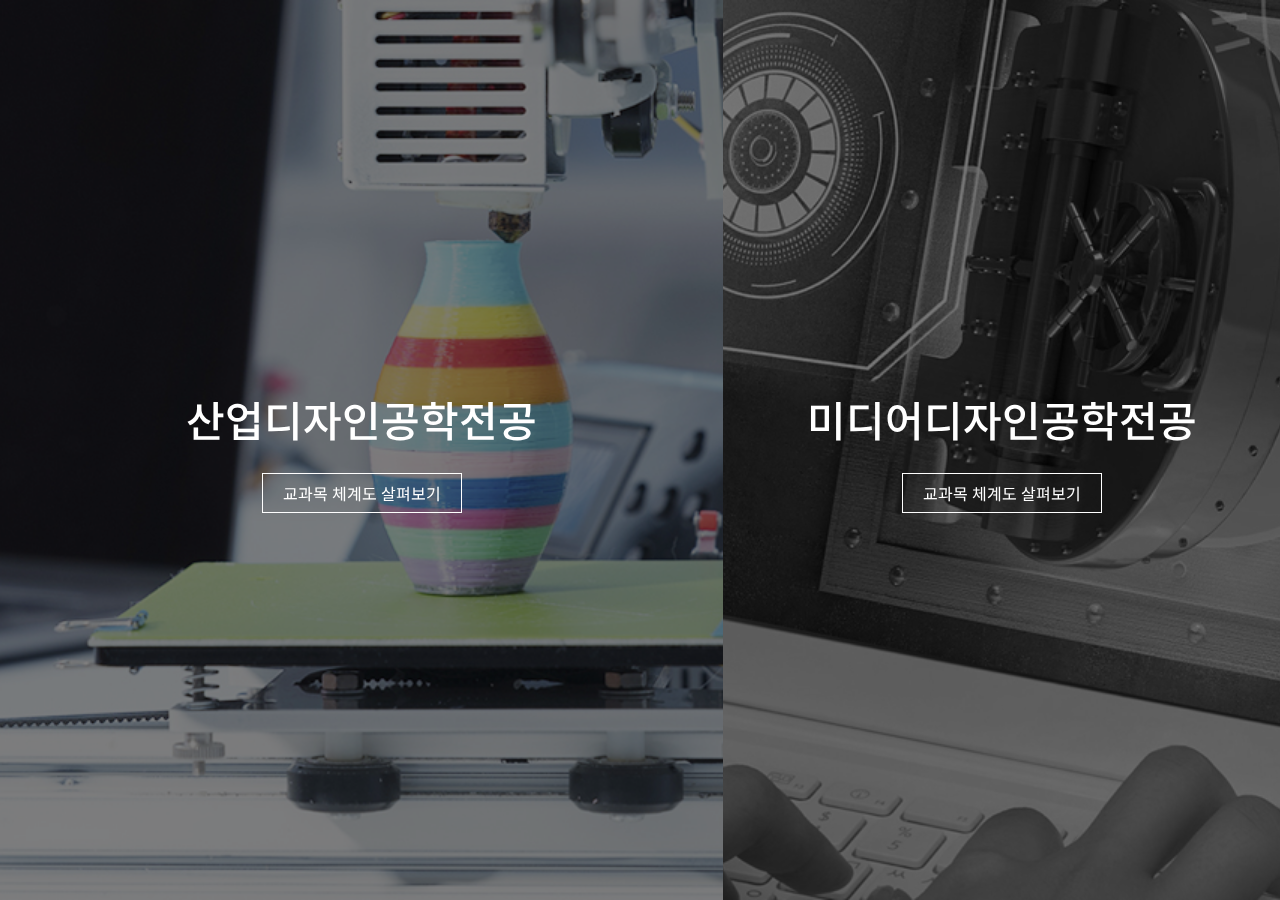
<file: index.html>
<!DOCTYPE html>
<html lang="ko">
<head>
    <meta charset="UTF-8">
    <meta http-equiv="X-UA-Compatible" content="IE=edge">
    <meta name="viewport" content="width=device-width, initial-scale=1.0">
    <title>디자인공학부 교육과정</title>

    <link rel="stylesheet" href="style_index.css">
</head>
<body>
    <div class="wrap">
        <div class="container">
            <div class="idem_img">
                <div class="bg_gray"></div>
                <div class="text">
                    <h1>산업디자인공학전공</h1>
                    <a href="idem.html">교과목 체계도 살펴보기</a>
                </div>
            </div>
            <div class="mdem_img">
                <div class="bg_gray"></div>
                <div class="text">
                    <h1>미디어디자인공학전공</h1>
                    <a href="mdem.html">교과목 체계도 살펴보기</a>
                </div>
            </div>
        </div>
    </div>
    
    <script type="text/javascript">
        (function(w, d, a){
            w.__beusablerumclient__ = {
                load : function(src){
                    var b = d.createElement("script");
                    b.src = src; b.async=true; b.type = "text/javascript";
                    d.getElementsByTagName("head")[0].appendChild(b);
                }
            };w.__beusablerumclient__.load(a + "?url=" + encodeURIComponent(d.URL));
        })(window, document, "//rum.beusable.net/load/b221211e160831u204");
    </script>
</body>
</html>
</file>
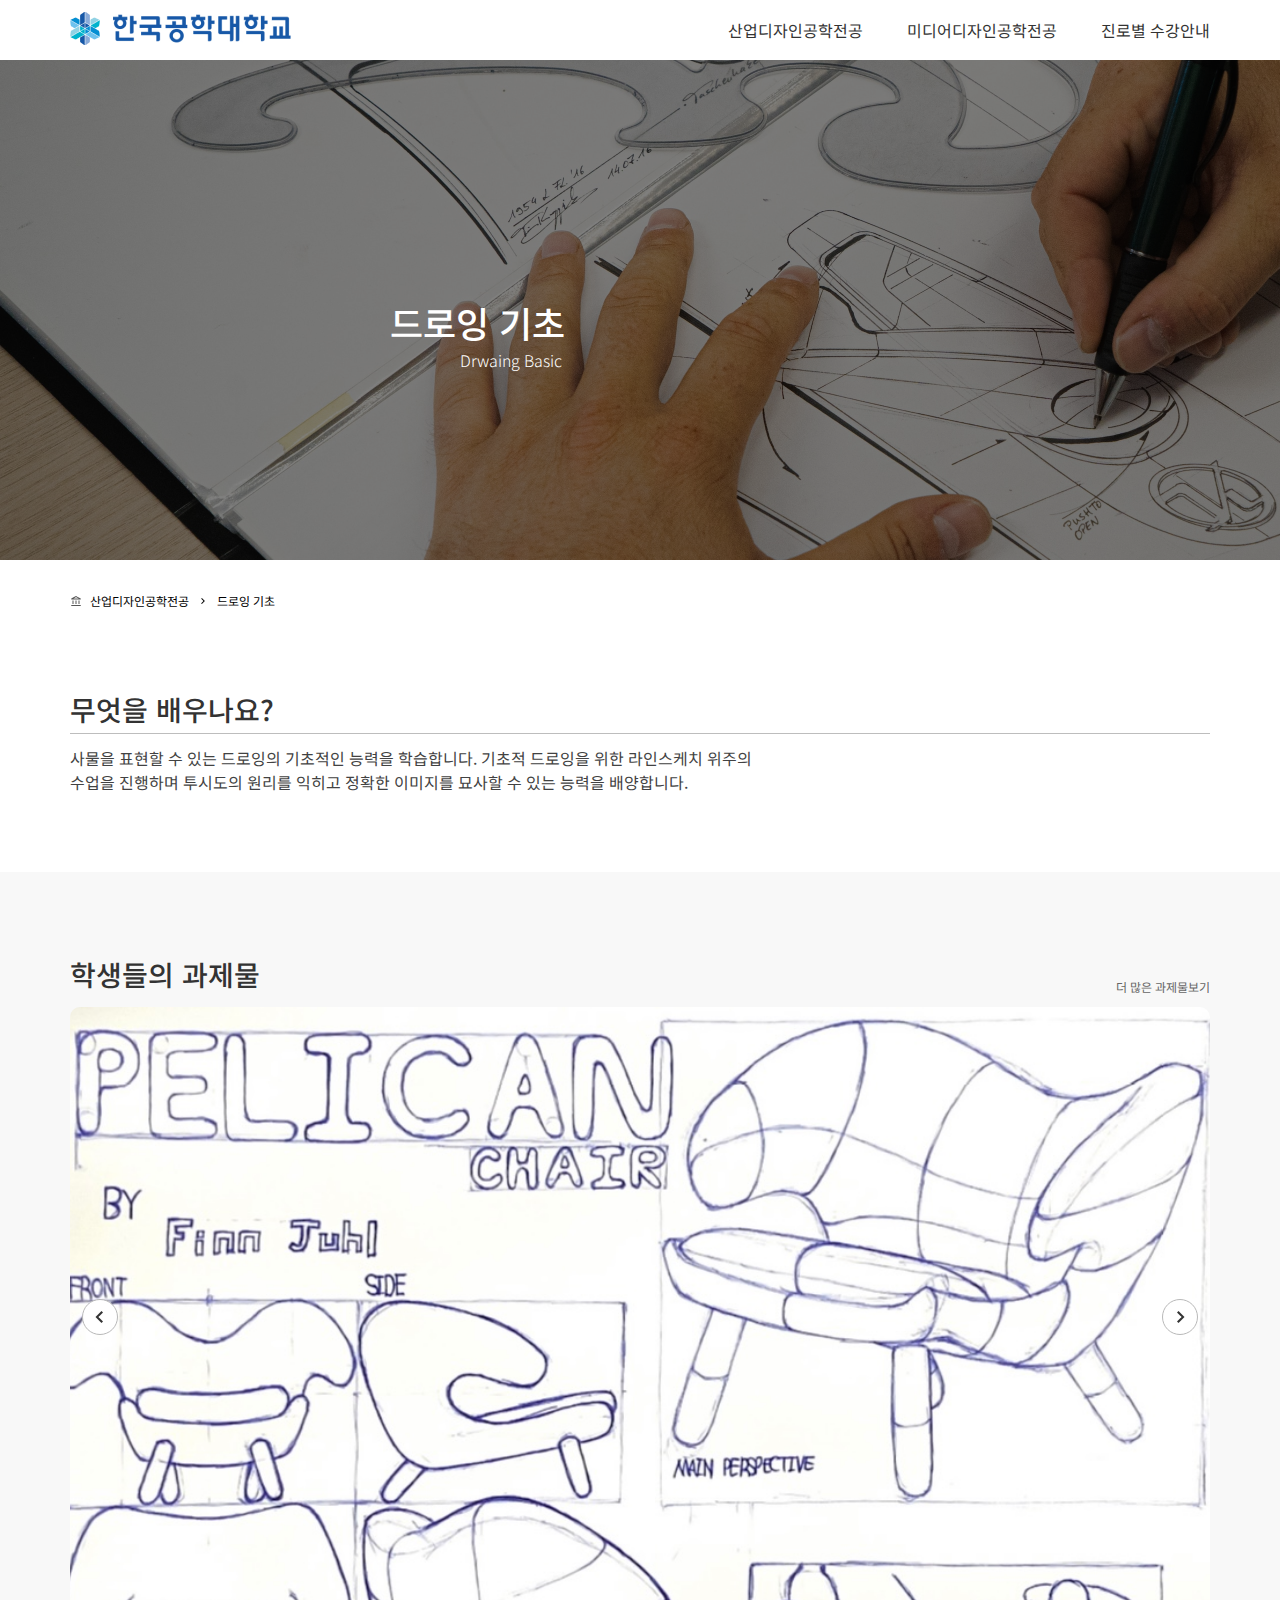
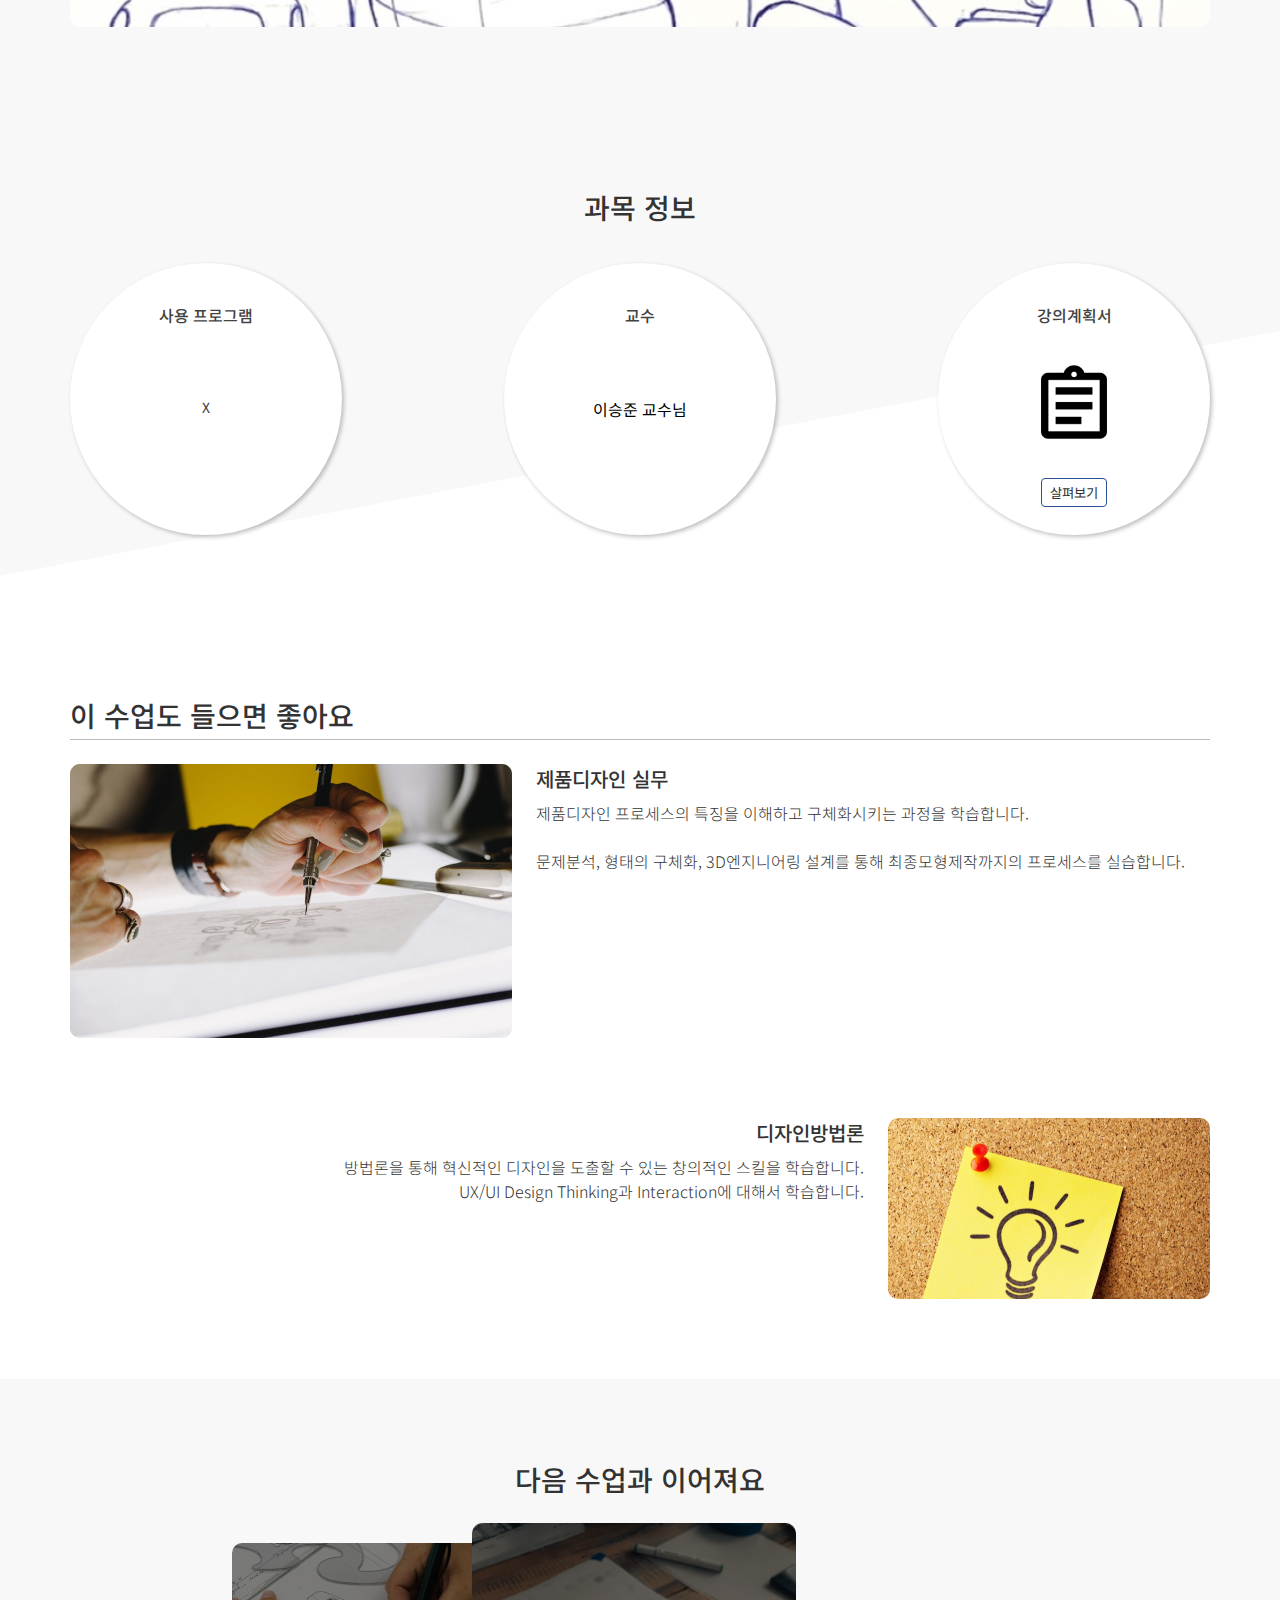
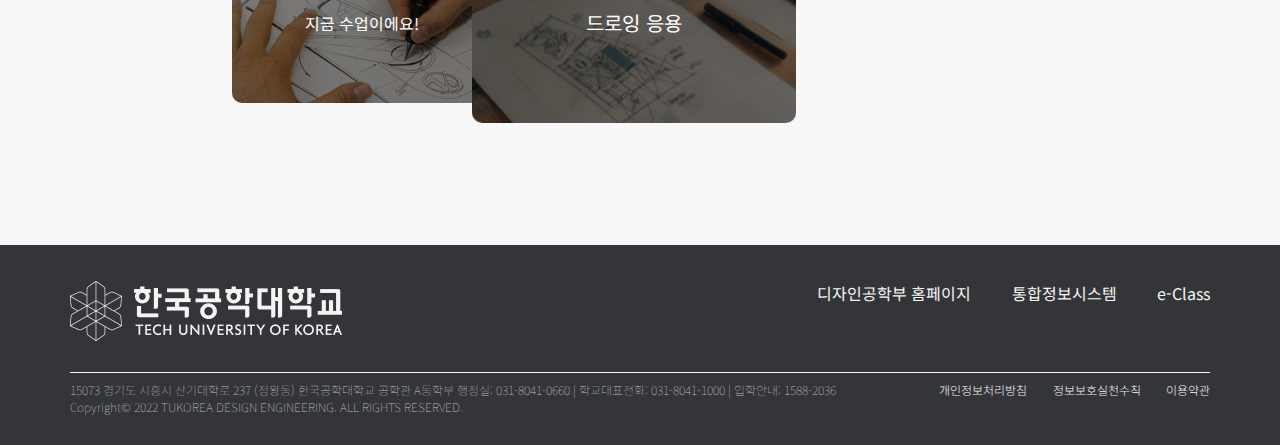
<file: detail_DrawingBasic.html>
<!DOCTYPE html>
<html lang="ko">
<head>
    <meta charset="UTF-8">
    <meta http-equiv="X-UA-Compatible" content="IE=edge">
    <meta name="viewport" content="width=device-width, initial-scale=1.0">
    <title>드로잉 기초</title>

    <link rel="stylesheet" href="style_detailDrawingBasic.css">
</head>
<body>
    <div class="wrap">

        <!-- header -->
        <header>
            <a href="index.html">
                <img class="logo" src="image/main_logo.png" alt="">
            </a>
            <div class="gnb">
                <a href="idem.html">산업디자인공학전공</a>
                <a href="mdem.html">미디어디자인공학전공</a>
                <a href="#">진로별 수강안내</a>
            </div>
        </header>
    
        <!-- conA -->
        <div class="conA">
            <div class="graybg">
                <h1>드로잉 기초</h1>
                <p>Drwaing Basic</p>
            </div>
        </div>

        <!-- sub-nav -->
        <div class="sub-nav">
            <img src="image/account_balance.png" alt="">
            <p>산업디자인공학전공</p>
            <img src="image/keyboard_arrow_right.png" alt="">
            <p>드로잉 기초</p>
        </div>

        <!-- conB -->
        <div class="conB">
            <h1>무엇을 배우나요?</h1>
            <hr>
            <p>사물을 표현할 수 있는 드로잉의 기초적인 능력을 학습합니다. 기초적 드로잉을 위한 라인스케치 위주의<br> 수업을 진행하며 투시도의 원리를 익히고 정확한 이미지를 묘사할 수 있는 능력을 배양합니다.</p>
        </div>

        <!-- conC -->
        <div class="conC">
            <div class="top-text">
                <h1>학생들의 과제물</h1>
                <a href="#">더 많은 과제물보기</a>
            </div>
            <div class="tab-inner">
                <input type="radio" name="tab-menu" id="tab1">
                <input type="radio" name="tab-menu" id="tab2">
                <div class="btn">
                    <label for="tab1"><img id="right" src="image/wokr_arrow-right.png" alt=""></label>
                    <label for="tab2"><img id="left" src="image/wokr_arrow-left.png" alt=""></label>
                </div>
                <div class="slide">
                    <div class="slide-inner">
                        <div class="work" id="work01"></div>
                        <div class="work" id="work02"></div>
                    </div>
                </div>
            </div>
        </div>

        <!-- conD -->
        <div class="conD">
            <h1>과목 정보</h1>
            <div class="subject-info">
                <div class="cir" id="cir01">
                    <div class="info-detail">
                        <p>사용 프로그램</p>
                        <!-- <img src="image/Blender3D.png" alt=""> -->
                        <p>X</p>
                    </div>
                </div>
                <div class="cir" id="cir02">
                    <div class="info-detail">
                        <p>교수</p>
                        <!-- <img id="profe_pic" src="image/profe_pic.png" alt=""> -->
                        <p>이승준 교수님</p>
                    </div>
                </div>
                <div class="cir" id="cir03">
                    <div class="info-detail">
                        <p>강의계획서</p>
                        <img id="sub_plan" src="image/sub_plan.png" alt="">
                        <button id="btn-modal">살펴보기</button>

                        <div id="modal" class="modal-overlay">
                            <div class="modal-window">
                                <div class="title">
                                    <h2>강의계획서</h2>
                                </div>
                                <div class="close-area">X</div>
                                <div class="content">
                                    <div class="info-a">
                                        <div class="info-title">
                                            <h4>수업정보 살펴보기</h4>
                                            <img src="image/keyboard_arrow_under.png" alt="">
                                        </div>
                                        <div class="info-a-inner">
                                            <div class="info-a-grid01">
                                                <div class="info-a-item01" id="item01">교과명</div>
                                                <div class="info-a-item02" id="item02">드로잉 기초</div>
                                                <div class="info-a-item01" id="item03">이수구분</div>
                                                <div class="info-a-item02" id="item04">전공선택</div>
                                                <div class="info-a-item01" id="item05">교과코드</div>
                                                <div class="info-a-item02" id="item06">ADE10001-01</div>
                                                <div class="info-a-item01" id="item07">학과</div>
                                                <div class="info-a-item02" id="item08">산업디자인공학전공</div>
                                                <div class="info-a-item01" id="item09">교수명</div>
                                                <div class="info-a-item02" id="item10">이승준</div>
                                                <div class="info-a-item01" id="item11">이메일</div>
                                                <div class="info-a-item02" id="item12">Lsjdesignlab@gmail.com</div>
                                            </div>
                                            <hr>
                                            <div class="info-a-grid02">
                                                <div class="info-a-item01" id="item13">교재 및 참고 문헌</div>
                                                <div class="info-a-item02" id="item14">디자인스케치프로세스101, 김원경, 굿트리디자인, 2012</div>
                                                <div class="info-a-item01" id="item15">평가방법</div>
                                                <div class="info-a-item02" id="item16">수시(12%), 중간(20%), 기말(20%), 과제(20%), 출석(15%), 실습(13%)</div>
                                            </div>
                                        </div>
                                    </div>
                                    <div class="info-b">
                                        <div class="info-title">
                                            <h4>주차별 강의 계획 살펴보기</h4>
                                            <img src="image/keyboard_arrow_under.png" alt="">
                                        </div>
                                        <div class="info-b-inner">
                                            <div class="info-b-grid">
                                                <div class="info-b-item01" id="item17">1주</div>
                                                <div class="info-b-item02" id="item18">
                                                    <div class="item-text">
                                                        <p>주요학습내용 : 드로잉 기초 수업 오리엔테
                                                            이션
                                                            조형의 이해(형상화, 구성/
                                                            연출과제 제시)
                                                            </p>
                                                        <p>학습목표 : </p>
                                                        <p>수업운영방법 : 강의
                                                        </p>
                                                        <p>학습준비사항 : 펜(0.7mm 이상 흑색볼펜), 플
러스펜(흑색)
</p>
                                                    </div>
                                                </div>
                                                <div class="info-b-item01" id="item19">2주</div>
                                                <div class="info-b-item02" id="item20">
                                                    <div class="item-text">
                                                        <p>주요학습내용 : 제품디자인 스케치 기초
                                                            (선그리기, 기초 평면도형
                                                            그리기)
                                                            </p>
                                                        <p>학습목표 :</p>
                                                        <p>수업운영방법 : 강의&실습</p>
                                                        <p>학습준비사항 : 펜(0.7mm 이상 흑색볼펜), 플
러스펜(흑색)
</p>
                                                    </div>
                                                </div>
                                                <div class="info-b-item01" id="item21">3주</div>
                                                <div class="info-b-item02" id="item22">
                                                    <div class="item-text">
                                                        <p>주요학습내용 : 조형의 이해와 표현1
                                                            (기본도형을 활용한 투시도
                                                            법의 이해1)
                                                            </p>
                                                        <p>학습목표 :</p>
                                                        <p>수업운영방법 : 강의&실습</p>
                                                        <p>학습준비사항 : 펜(0.7mm 이상 흑색볼펜), 플
러스펜(흑색)
</p>
                                                    </div>
                                                </div>
                                                <div class="info-b-item01" id="item23">4주</div>
                                                <div class="info-b-item02" id="item24">
                                                    <div class="item-text">
                                                        <p>주요학습내용 : 조형의 이해와 표현2
                                                            (복합도형을 활용한 투시도
                                                            법의 이해)
                                                            </p>
                                                        <p>학습목표 :</p>
                                                        <p>수업운영방법 : 강의&실습</p>
                                                        <p>학습준비사항 : 펜(0.7mm 이상 흑색볼펜), 플
러스펜(흑색)
</p>
                                                    </div>
                                                </div>
                                                <div class="info-b-item01" id="item25">5주</div>
                                                <div class="info-b-item02" id="item26">
                                                    <div class="item-text">
                                                        <p>주요학습내용 : [수시평가]
                                                            복합도형 그리기</p>
                                                        <p>학습목표 :</p>
                                                        <p>수업운영방법 : 수시평가(실기평가)
                                                        </p>
                                                        <p>학습준비사항 : 펜(0.7mm 이상 흑색볼펜), 플
러스펜(흑색)
</p>
                                                    </div>
                                                </div>
                                                <div class="info-b-item01" id="item27">6주</div>
                                                <div class="info-b-item02" id="item28">
                                                    <div class="item-text">
                                                        <p>주요학습내용 : 조형의 이해와 표현4
                                                            (주어진 제품을 활용한 투
                                                            시도법의 이해2)
                                                            </p>
                                                        <p>학습목표 :</p>
                                                        <p>수업운영방법 : 강의&실습</p>
                                                        <p>학습준비사항 : 펜(0.7mm 이상 흑색볼펜), 플
러스펜(흑색)
</p>
                                                    </div>
                                                </div>
                                                <div class="info-b-item01" id="item29">7주</div>
                                                <div class="info-b-item02" id="item30">
                                                    <div class="item-text">
                                                        <p>주요학습내용 : 조형의 이해와 표현5
                                                            (주어진 제품을 활용한 투
                                                            시도법의 이해3)</p>
                                                        <p>학습목표 :</p>
                                                        <p>수업운영방법 : 강의&실습</p>
                                                        <p>학습준비사항 : 펜(0.7mm 이상 흑색볼펜), 플
러스펜(흑색)
</p>
                                                    </div>
                                                </div>
                                                <div class="info-b-item01" id="item31">8주</div>
                                                <div class="info-b-item02" id="item32">
                                                    <div class="item-text">
                                                        <p>주요학습내용 : 기본+복합도형을 활용한
                                                            구조드로잉 시험(주어진 제
                                                            품의 입체, 구조표현)
                                                            </p>
                                                        <p>학습목표 :</p>
                                                        <p>수업운영방법 : </p>
                                                        <p>학습준비사항 : 펜(0.7mm 이상 흑색볼펜), 플
러스펜(흑색)
</p>
                                                    </div>
                                                </div>
                                                <div class="info-b-item01" id="item33">9주</div>
                                                <div class="info-b-item02" id="item34">
                                                    <div class="item-text">
                                                        <p>주요학습내용 : 제품 형상화기법1
                                                            (주어진 제품의 형상화 응
                                                            용1)</p>
                                                        <p>학습목표 :</p>
                                                        <p>수업운영방법 : 강의&실습</p>
                                                        <p>학습준비사항 : 펜(0.7mm 이상 흑색볼펜), 플
러스펜(흑색)
</p>
                                                    </div>
                                                </div>
                                                <div class="info-b-item01" id="item35">10주</div>
                                                <div class="info-b-item02" id="item36">
                                                    <div class="item-text">
                                                        <p>주요학습내용 : 제품 형상화기법2</p>
                                                        <p>학습목표 :</p>
                                                        <p>수업운영방법 : 강의&실습</p>
                                                        <p>학습준비사항 : 펜(0.7mm 이상 흑색볼펜), 플
러스펜(흑색)
</p>
                                                    </div>
                                                </div>
                                                <div class="info-b-item01" id="item37">11주</div>
                                                <div class="info-b-item02" id="item38">
                                                    <div class="item-text">
                                                        <p>주요학습내용 : [수시평가]
                                                            제품 형상화 응용</p>
                                                        <p>학습목표 :</p>
                                                        <p>수업운영방법 : 수시평가(실기평가)
                                                        </p>
                                                        <p>학습준비사항 : 펜(0.7mm 이상 흑색볼펜), 플
러스펜(흑색)
</p>
                                                    </div>
                                                </div>
                                                <div class="info-b-item01" id="item39">12주</div>
                                                <div class="info-b-item02" id="item40">
                                                    <div class="item-text">
                                                        <p>주요학습내용 : 제품 형상화기법3
                                                            (주어진 제품의 형상화 응
                                                            용2)</p>
                                                        <p>학습목표 :</p>
                                                        <p>수업운영방법 : 강의&실습</p>
                                                        <p>학습준비사항 : 펜(0.7mm 이상 흑색볼펜), 플
러스펜(흑색)
</p>
                                                    </div>
                                                </div>
                                                <div class="info-b-item01" id="item41">13주</div>
                                                <div class="info-b-item02" id="item42">
                                                    <div class="item-text">
                                                        <p>주요학습내용 : [수시평가]
                                                            제품 형상화 응용</p>
                                                        <p>학습목표 :</p>
                                                        <p>수업운영방법 : 수시평가(실기평가)
                                                        </p>
                                                        <p>학습준비사항 : 펜(0.7mm 이상 흑색볼펜), 플
러스펜(흑색)
</p>
                                                    </div>
                                                </div>
                                                <div class="info-b-item01" id="item43">14주</div>
                                                <div class="info-b-item02" id="item44">
                                                    <div class="item-text">
                                                        <p>주요학습내용 : 제품 형상화기법4
                                                            (주어진 제품의 형상화 응
                                                            용3)</p>
                                                        <p>학습목표 :</p>
                                                        <p>수업운영방법 : 강의&실습</p>
                                                        <p>학습준비사항 : 펜(0.7mm 이상 흑색볼펜), 플
러스펜(흑색)
</p>
                                                    </div>
                                                </div>
                                                <div class="info-b-item01" id="item45">15주</div>
                                                <div class="info-b-item02" id="item46">
                                                    <div class="item-text">
                                                        <p>주요학습내용 : 주어진 제품 스케치 랜더링
                                                            (기말평가)</p>
                                                        <p>학습목표 :</p>
                                                        <p>수업운영방법 : </p>
                                                        <p>학습준비사항 : 펜(0.7mm 이상 흑색볼펜), 플
러스펜(흑색)
</p>
                                                    </div>
                                                </div>
                                                <div class="info-b-item01" id="item47">16주</div>
                                                <div class="info-b-item02" id="item48"></div>
                                            </div>
                                        </div>
                                    </div>
                                </div>
                            </div>
                        </div>
                    </div>
                </div>
            </div>
        </div>

        <!-- conE -->
        <div class="conE">
            <h1>이 수업도 들으면 좋아요</h1>
            <hr>
            <div class="good_sub_a">
                <a href="#"><div class="subject_img"></div></a>
                <div class="subject_text">
                    <p>제품디자인 실무</p>
                    <p>제품디자인 프로세스의 특징을 이해하고 구체화시키는 과정을 학습합니다.
                        <br>
                        <br>
                        문제분석, 형태의 구체화, 3D엔지니어링 설계를 통해 최종모형제작까지의 프로세스를 실습합니다.
                    </p>
                </div>
            </div>
            <div class="good_sub_b">
                <div class="subject_text">
                    <p>디자인방법론</p>
                    <p>방법론을 통해 혁신적인 디자인을 도출할 수 있는 창의적인 스킬을 학습합니다. <br>
                       UX/UI Design Thinking과 Interaction에 대해서 학습합니다.
                    </p>
                </div>
                <a href="#"><div class="subject_img"></div></a>
            </div>
        </div>

        <!-- conF -->
        <div class="conF">
            <h1>다음 수업과 이어져요</h1>
            <div class="sub_contents">
                <div class="graybg" style="border-radius:10px">
                    <p>지금 수업이에요!</p>
                </div>
                <div class="main_contents">
                    <div class="graybg" style="border-radius: 10px;">
                        <p style="line-height:200px; font-size: 20px;">드로잉 응용</p>
                    </div>
                </div>
            </div>
        </div>

        <!-- footer -->
        <footer>
            <div class="contents">
                <div class="con sec01">
                    <a href="https://www.tukorea.ac.kr/tukorea/index.do" target="_blank" class="footer-logo">
                        <img src="image/footer_logo.png" alt="">
                    </a>
                    <div class="footer-gnb">
                        <a href="https://design.tukorea.ac.kr/design/index.do" target="_blank">디자인공학부 홈페이지</a>
                        <a href="https://ksc.tukorea.ac.kr/sso/login_stand.jsp" target="_blank">통합정보시스템</a>
                        <a href="https://eclass.tukorea.ac.kr/ilos/main/main_form.acl" target="_blank">e-Class</a>
                    </div>
                </div>
                <hr>
                <div class="con sec02">
                    <p>15073 경기도 시흥시 산기대학로 237 (정왕동) 한국공학대학교 공학관 A동학부 행정실: 031-8041-0660 | 학교대표전화:  031-8041-1000 | 입학안내: 1588-2036 <br>
                        Copyright© 2022 TUKOREA DESIGN ENGINEERING. ALL RIGHTS RESERVED.</p>
                    <div class="footer-link">
                        <a href="https://www.tukorea.ac.kr/tukorea/1054/subview.do" target="_blank">개인정보처리방침</a>
                        <a href="https://www.tukorea.ac.kr/tukorea/1056/subview.do" target="_blank">정보보호실천수칙</a>
                        <a href="https://www.tukorea.ac.kr/tukorea/1072/subview.do" target="_blank">이용약관</a>
                    </div>
                </div>
            </div>
        </footer>
    </div>
    
    <script type="text/javascript">
        const loremIpsum = document.getElementById("lorem-ipsum")
        fetch("https://baconipsum.com/api/?type=all-meat&paras=200&format=html")
            .then(response => response.text())
            .then(result => loremIpsum.innerHTML = result)
        const modal = document.getElementById("modal")
        function modalOn() {
            modal.style.display = "flex"
        }
        function isModalOn() {
            return modal.style.display === "flex"
        }
        function modalOff() {
            modal.style.display = "none"
        }
        const btnModal = document.getElementById("btn-modal")
        btnModal.addEventListener("click", e => {
            modalOn()
        })
        const closeBtn = modal.querySelector(".close-area")
        closeBtn.addEventListener("click", e => {
            modalOff()
        })
        modal.addEventListener("click", e => {
            const evTarget = e.target
            if(evTarget.classList.contains("modal-overlay")) {
                modalOff()
            }
        })
        window.addEventListener("keyup", e => {
            if(isModalOn() && e.key === "Escape") {
                modalOff()
            }
        })
    </script>
    <script type="text/javascript">
        (function(w, d, a){
            w.__beusablerumclient__ = {
                load : function(src){
                    var b = d.createElement("script");
                    b.src = src; b.async=true; b.type = "text/javascript";
                    d.getElementsByTagName("head")[0].appendChild(b);
                }
            };w.__beusablerumclient__.load(a + "?url=" + encodeURIComponent(d.URL));
        })(window, document, "//rum.beusable.net/load/b221211e160831u204");
    </script>
</body>
</html>
</file>
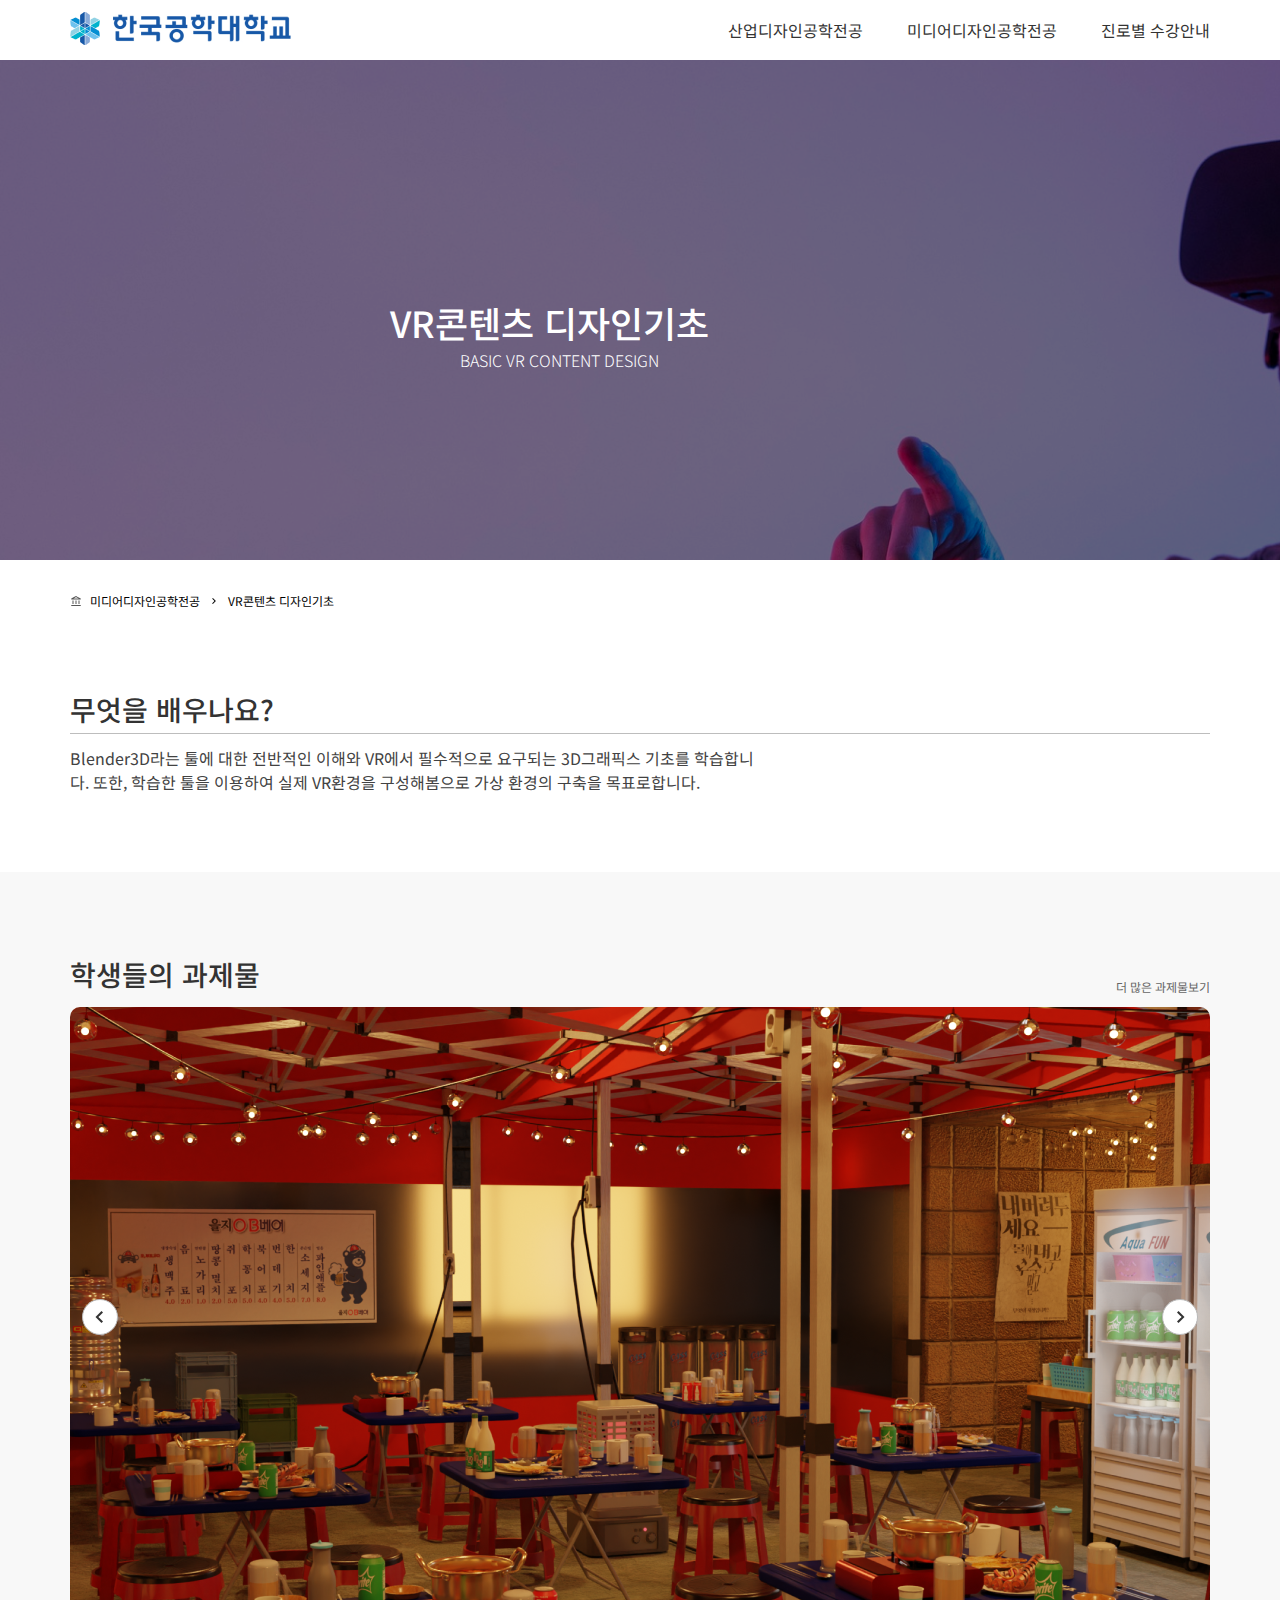
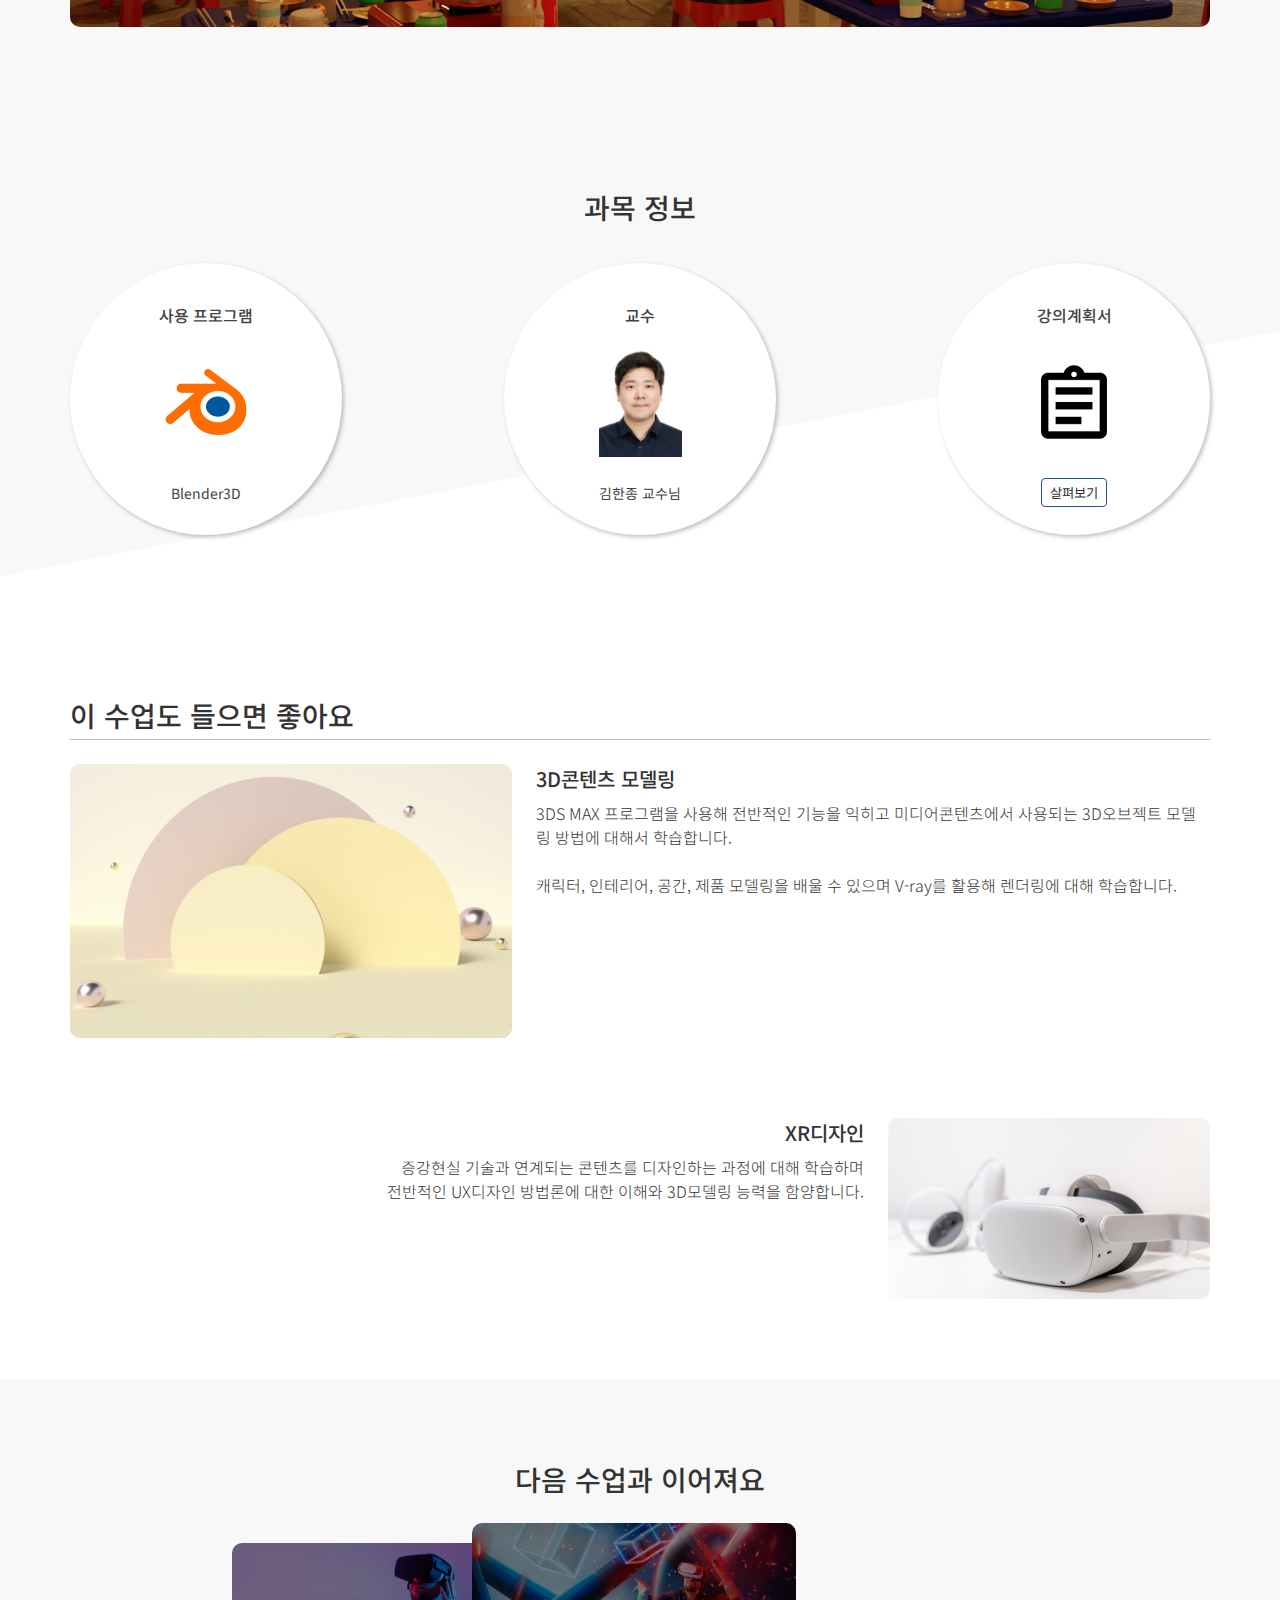
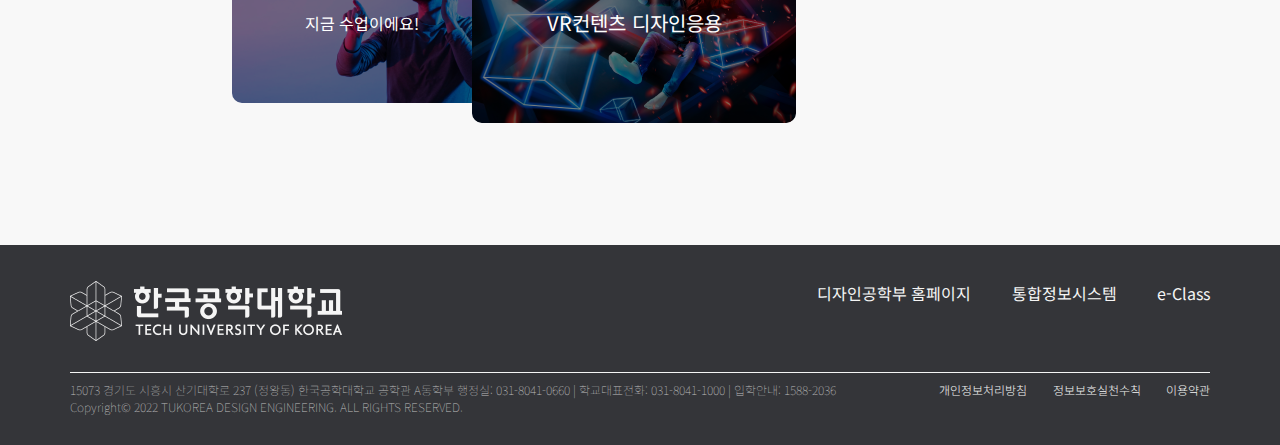
<file: detail_VR.html>
<!DOCTYPE html>
<html lang="ko">
<head>
    <meta charset="UTF-8">
    <meta http-equiv="X-UA-Compatible" content="IE=edge">
    <meta name="viewport" content="width=device-width, initial-scale=1.0">
    <title>VR콘텐츠 디자인기초</title>

    <link rel="stylesheet" href="style_detailVR.css">
</head>
<body>
    <div class="wrap">

        <!-- header -->
        <header>
            <a href="index.html">
                <img class="logo" src="image/main_logo.png" alt="">
            </a>
            <div class="gnb">
                <a href="idem.html">산업디자인공학전공</a>
                <a href="mdem.html">미디어디자인공학전공</a>
                <a href="#">진로별 수강안내</a>
            </div>
        </header>
    
        <!-- conA -->
        <div class="conA">
            <div class="graybg">
                <h1>VR콘텐츠 디자인기초</h1>
                <p>BASIC VR CONTENT DESIGN</p>
            </div>
        </div>

        <!-- sub-nav -->
        <div class="sub-nav">
            <img src="image/account_balance.png" alt="">
            <p>미디어디자인공학전공</p>
            <img src="image/keyboard_arrow_right.png" alt="">
            <p>VR콘텐츠 디자인기초</p>
        </div>

        <!-- conB -->
        <div class="conB">
            <h1>무엇을 배우나요?</h1>
            <hr>
            <p>Blender3D라는 툴에 대한 전반적인 이해와 VR에서 필수적으로 요구되는 3D그래픽스 기초를 학습합니다.
                또한, 학습한 툴을 이용하여 실제 VR환경을 구성해봄으로 가상 환경의 구축을 목표로합니다.</p>
        </div>

        <!-- conC -->
        <div class="conC">
            <div class="top-text">
                <h1>학생들의 과제물</h1>
                <a href="#">더 많은 과제물보기</a>
            </div>
            <div class="tab-inner">
                <input type="radio" name="tab-menu" id="tab1">
                <input type="radio" name="tab-menu" id="tab2">
                <div class="btn">
                    <label for="tab1"><img id="right" src="image/wokr_arrow-right.png" alt=""></label>
                    <label for="tab2"><img id="left" src="image/wokr_arrow-left.png" alt=""></label>
                </div>
                <div class="slide">
                    <div class="slide-inner">
                        <div class="work" id="work01"></div>
                        <div class="work" id="work02"></div>
                    </div>
                </div>
            </div>
        </div>

        <!-- conD -->
        <div class="conD">
            <h1>과목 정보</h1>
            <div class="subject-info">
                <div class="cir" id="cir01">
                    <div class="info-detail">
                        <p>사용 프로그램</p>
                        <img src="image/Blender3D.png" alt="">
                        <p>Blender3D</p>
                    </div>
                </div>
                <div class="cir" id="cir02">
                    <div class="info-detail">
                        <p>교수</p>
                        <img id="profe_pic" src="image/profe_pic.png" alt="">
                        <p>김한종 교수님</p>
                    </div>
                </div>
                <div class="cir" id="cir03">
                    <div class="info-detail">
                        <p>강의계획서</p>
                        <img id="sub_plan" src="image/sub_plan.png" alt="">
                        <button id="btn-modal">살펴보기</button>

                        <div id="modal" class="modal-overlay">
                            <div class="modal-window">
                                <div class="title">
                                    <h2>강의계획서</h2>
                                </div>
                                <div class="close-area">X</div>
                                <div class="content">
                                    <div class="info-a">
                                        <div class="info-title">
                                            <h4>수업정보 살펴보기</h4>
                                            <img src="image/keyboard_arrow_under.png" alt="">
                                        </div>
                                        <div class="info-a-inner">
                                            <div class="info-a-grid01">
                                                <div class="info-a-item01" id="item01">교과명</div>
                                                <div class="info-a-item02" id="item02">VR컨텐츠디자인기초</div>
                                                <div class="info-a-item01" id="item03">이수구분</div>
                                                <div class="info-a-item02" id="item04">전공필수</div>
                                                <div class="info-a-item01" id="item05">교과코드</div>
                                                <div class="info-a-item02" id="item06">ADE37004</div>
                                                <div class="info-a-item01" id="item07">학과</div>
                                                <div class="info-a-item02" id="item08">미디어디자인공학전공</div>
                                                <div class="info-a-item01" id="item09">교수명</div>
                                                <div class="info-a-item02" id="item10">김한종</div>
                                                <div class="info-a-item01" id="item11">이메일</div>
                                                <div class="info-a-item02" id="item12">hanjongkim@tukorea.ac.kr</div>
                                            </div>
                                            <hr>
                                            <div class="info-a-grid02">
                                                <div class="info-a-item01" id="item13">교재 및 참고 문헌</div>
                                                <div class="info-a-item02" id="item14">자체교안 김한종 디자인공학부 2022 , 나의 첫 블렌더 Bengamin 위키북스 2021</div>
                                                <div class="info-a-item01" id="item15">평가방법</div>
                                                <div class="info-a-item02" id="item16">중간(30%), 기말(40%), 과제(20%), 출석(10%)</div>
                                            </div>
                                        </div>
                                    </div>
                                    <div class="info-b">
                                        <div class="info-title">
                                            <h4>주차별 강의 계획 살펴보기</h4>
                                            <img src="image/keyboard_arrow_under.png" alt="">
                                        </div>
                                        <div class="info-b-inner">
                                            <div class="info-b-grid">
                                                <div class="info-b-item01" id="item17">1주</div>
                                                <div class="info-b-item02" id="item18">
                                                    <div class="item-text">
                                                        <p>주요학습내용 : 오리엔테이션</p>
                                                        <p>학습목표 :</p>
                                                        <p>수업운영방법 : </p>
                                                        <p>학습준비사항 :</p>
                                                    </div>
                                                </div>
                                                <div class="info-b-item01" id="item19">2주</div>
                                                <div class="info-b-item02" id="item20">
                                                    <div class="item-text">
                                                        <p>주요학습내용 : Blender 3D Modeling I</p>
                                                        <p>학습목표 :</p>
                                                        <p>수업운영방법 : </p>
                                                        <p>학습준비사항 :</p>
                                                    </div>
                                                </div>
                                                <div class="info-b-item01" id="item21">3주</div>
                                                <div class="info-b-item02" id="item22">
                                                    <div class="item-text">
                                                        <p>주요학습내용 : Blender 3D Modeling II</p>
                                                        <p>학습목표 :</p>
                                                        <p>수업운영방법 : </p>
                                                        <p>학습준비사항 :</p>
                                                    </div>
                                                </div>
                                                <div class="info-b-item01" id="item23">4주</div>
                                                <div class="info-b-item02" id="item24">
                                                    <div class="item-text">
                                                        <p>주요학습내용 : Material & Material Node</p>
                                                        <p>학습목표 :</p>
                                                        <p>수업운영방법 : </p>
                                                        <p>학습준비사항 :</p>
                                                    </div>
                                                </div>
                                                <div class="info-b-item01" id="item25">5주</div>
                                                <div class="info-b-item02" id="item26">
                                                    <div class="item-text">
                                                        <p>주요학습내용 : Texture & UV Mapping</p>
                                                        <p>학습목표 :</p>
                                                        <p>수업운영방법 : </p>
                                                        <p>학습준비사항 :</p>
                                                    </div>
                                                </div>
                                                <div class="info-b-item01" id="item27">6주</div>
                                                <div class="info-b-item02" id="item28">
                                                    <div class="item-text">
                                                        <p>주요학습내용 : Rendering</p>
                                                        <p>학습목표 :</p>
                                                        <p>수업운영방법 : </p>
                                                        <p>학습준비사항 :</p>
                                                    </div>
                                                </div>
                                                <div class="info-b-item01" id="item29">7주</div>
                                                <div class="info-b-item02" id="item30">
                                                    <div class="item-text">
                                                        <p>주요학습내용 : Midterm Exam</p>
                                                        <p>학습목표 :</p>
                                                        <p>수업운영방법 : </p>
                                                        <p>학습준비사항 :</p>
                                                    </div>
                                                </div>
                                                <div class="info-b-item01" id="item31">8주</div>
                                                <div class="info-b-item02" id="item32">
                                                    <div class="item-text">
                                                        <p>주요학습내용 : Armature I</p>
                                                        <p>학습목표 :</p>
                                                        <p>수업운영방법 : </p>
                                                        <p>학습준비사항 :</p>
                                                    </div>
                                                </div>
                                                <div class="info-b-item01" id="item33">9주</div>
                                                <div class="info-b-item02" id="item34">
                                                    <div class="item-text">
                                                        <p>주요학습내용 : Armature II</p>
                                                        <p>학습목표 :</p>
                                                        <p>수업운영방법 : </p>
                                                        <p>학습준비사항 :</p>
                                                    </div>
                                                </div>
                                                <div class="info-b-item01" id="item35">10주</div>
                                                <div class="info-b-item02" id="item36">
                                                    <div class="item-text">
                                                        <p>주요학습내용 : Animation</p>
                                                        <p>학습목표 :</p>
                                                        <p>수업운영방법 : </p>
                                                        <p>학습준비사항 :</p>
                                                    </div>
                                                </div>
                                                <div class="info-b-item01" id="item37">11주</div>
                                                <div class="info-b-item02" id="item38">
                                                    <div class="item-text">
                                                        <p>주요학습내용 : VR Prototyping (Photoshpere)</p>
                                                        <p>학습목표 :</p>
                                                        <p>수업운영방법 : </p>
                                                        <p>학습준비사항 :</p>
                                                    </div>
                                                </div>
                                                <div class="info-b-item01" id="item39">12주</div>
                                                <div class="info-b-item02" id="item40">
                                                    <div class="item-text">
                                                        <p>주요학습내용 : WebXR</p>
                                                        <p>학습목표 :</p>
                                                        <p>수업운영방법 : </p>
                                                        <p>학습준비사항 :</p>
                                                    </div>
                                                </div>
                                                <div class="info-b-item01" id="item41">13주</div>
                                                <div class="info-b-item02" id="item42">
                                                    <div class="item-text">
                                                        <p>주요학습내용 : VR Environment Development I</p>
                                                        <p>학습목표 :</p>
                                                        <p>수업운영방법 : </p>
                                                        <p>학습준비사항 :</p>
                                                    </div>
                                                </div>
                                                <div class="info-b-item01" id="item43">14주</div>
                                                <div class="info-b-item02" id="item44">
                                                    <div class="item-text">
                                                        <p>주요학습내용 : VR Environment Development II</p>
                                                        <p>학습목표 :</p>
                                                        <p>수업운영방법 : </p>
                                                        <p>학습준비사항 :</p>
                                                    </div>
                                                </div>
                                                <div class="info-b-item01" id="item45">15주</div>
                                                <div class="info-b-item02" id="item46">
                                                    <div class="item-text">
                                                        <p>주요학습내용 : Final Demonstration</p>
                                                        <p>학습목표 :</p>
                                                        <p>수업운영방법 : </p>
                                                        <p>학습준비사항 :</p>
                                                    </div>
                                                </div>
                                                <div class="info-b-item01" id="item47">16주</div>
                                                <div class="info-b-item02" id="item48"></div>
                                            </div>
                                        </div>
                                    </div>
                                </div>
                            </div>
                        </div>
                    </div>
                </div>
            </div>
        </div>

        <!-- conE -->
        <div class="conE">
            <h1>이 수업도 들으면 좋아요</h1>
            <hr>
            <div class="good_sub_a">
                <a href="#"><div class="subject_img"></div></a>
                <div class="subject_text">
                    <p>3D콘텐츠 모델링</p>
                    <p>3DS MAX 프로그램을 사용해 전반적인 기능을 익히고 미디어콘텐츠에서 사용되는 3D오브젝트 모델링 방법에 대해서 학습합니다.  
                        <br>
                        <br>
                        캐릭터, 인테리어, 공간, 제품 모델링을 배울 수 있으며 V-ray를 활용해 렌더링에 대해 학습합니다.
                    </p>
                </div>
            </div>
            <div class="good_sub_b">
                <div class="subject_text">
                    <p>XR디자인</p>
                    <p>증강현실 기술과 연계되는 콘텐츠를 디자인하는 과정에 대해 학습하며 <br>
                        전반적인 UX디자인 방법론에 대한 이해와 3D모델링 능력을 함양합니다.
                    </p>
                </div>
                <a href="#"><div class="subject_img"></div></a>
            </div>
        </div>

        <!-- conF -->
        <div class="conF">
            <h1>다음 수업과 이어져요</h1>
            <div class="sub_contents">
                <div class="graybg" style="border-radius:10px">
                    <p>지금 수업이에요!</p>
                </div>
                <div class="main_contents">
                    <div class="graybg" style="border-radius: 10px;">
                        <p style="line-height:200px; font-size: 20px;">VR컨텐츠 디자인응용</p>
                    </div>
                </div>
            </div>
        </div>

        <!-- footer -->
        <footer>
            <div class="contents">
                <div class="con sec01">
                    <a href="https://www.tukorea.ac.kr/tukorea/index.do" target="_blank" class="footer-logo">
                        <img src="image/footer_logo.png" alt="">
                    </a>
                    <div class="footer-gnb">
                        <a href="https://design.tukorea.ac.kr/design/index.do" target="_blank">디자인공학부 홈페이지</a>
                        <a href="https://ksc.tukorea.ac.kr/sso/login_stand.jsp" target="_blank">통합정보시스템</a>
                        <a href="https://eclass.tukorea.ac.kr/ilos/main/main_form.acl" target="_blank">e-Class</a>
                    </div>
                </div>
                <hr>
                <div class="con sec02">
                    <p>15073 경기도 시흥시 산기대학로 237 (정왕동) 한국공학대학교 공학관 A동학부 행정실: 031-8041-0660 | 학교대표전화:  031-8041-1000 | 입학안내: 1588-2036 <br>
                        Copyright© 2022 TUKOREA DESIGN ENGINEERING. ALL RIGHTS RESERVED.</p>
                    <div class="footer-link">
                        <a href="https://www.tukorea.ac.kr/tukorea/1054/subview.do" target="_blank">개인정보처리방침</a>
                        <a href="https://www.tukorea.ac.kr/tukorea/1056/subview.do" target="_blank">정보보호실천수칙</a>
                        <a href="https://www.tukorea.ac.kr/tukorea/1072/subview.do" target="_blank">이용약관</a>
                    </div>
                </div>
            </div>
        </footer>
    </div>
    <script type="text/javascript">
        const loremIpsum = document.getElementById("lorem-ipsum")
        fetch("https://baconipsum.com/api/?type=all-meat&paras=200&format=html")
            .then(response => response.text())
            .then(result => loremIpsum.innerHTML = result)
        const modal = document.getElementById("modal")
        function modalOn() {
            modal.style.display = "flex"
        }
        function isModalOn() {
            return modal.style.display === "flex"
        }
        function modalOff() {
            modal.style.display = "none"
        }
        const btnModal = document.getElementById("btn-modal")
        btnModal.addEventListener("click", e => {
            modalOn()
        })
        const closeBtn = modal.querySelector(".close-area")
        closeBtn.addEventListener("click", e => {
            modalOff()
        })
        modal.addEventListener("click", e => {
            const evTarget = e.target
            if(evTarget.classList.contains("modal-overlay")) {
                modalOff()
            }
        })
        window.addEventListener("keyup", e => {
            if(isModalOn() && e.key === "Escape") {
                modalOff()
            }
        })
    </script>
    <script type="text/javascript">
        (function(w, d, a){
            w.__beusablerumclient__ = {
                load : function(src){
                    var b = d.createElement("script");
                    b.src = src; b.async=true; b.type = "text/javascript";
                    d.getElementsByTagName("head")[0].appendChild(b);
                }
            };w.__beusablerumclient__.load(a + "?url=" + encodeURIComponent(d.URL));
        })(window, document, "//rum.beusable.net/load/b221211e160831u204");
    </script>
</body>
</html>
</file>
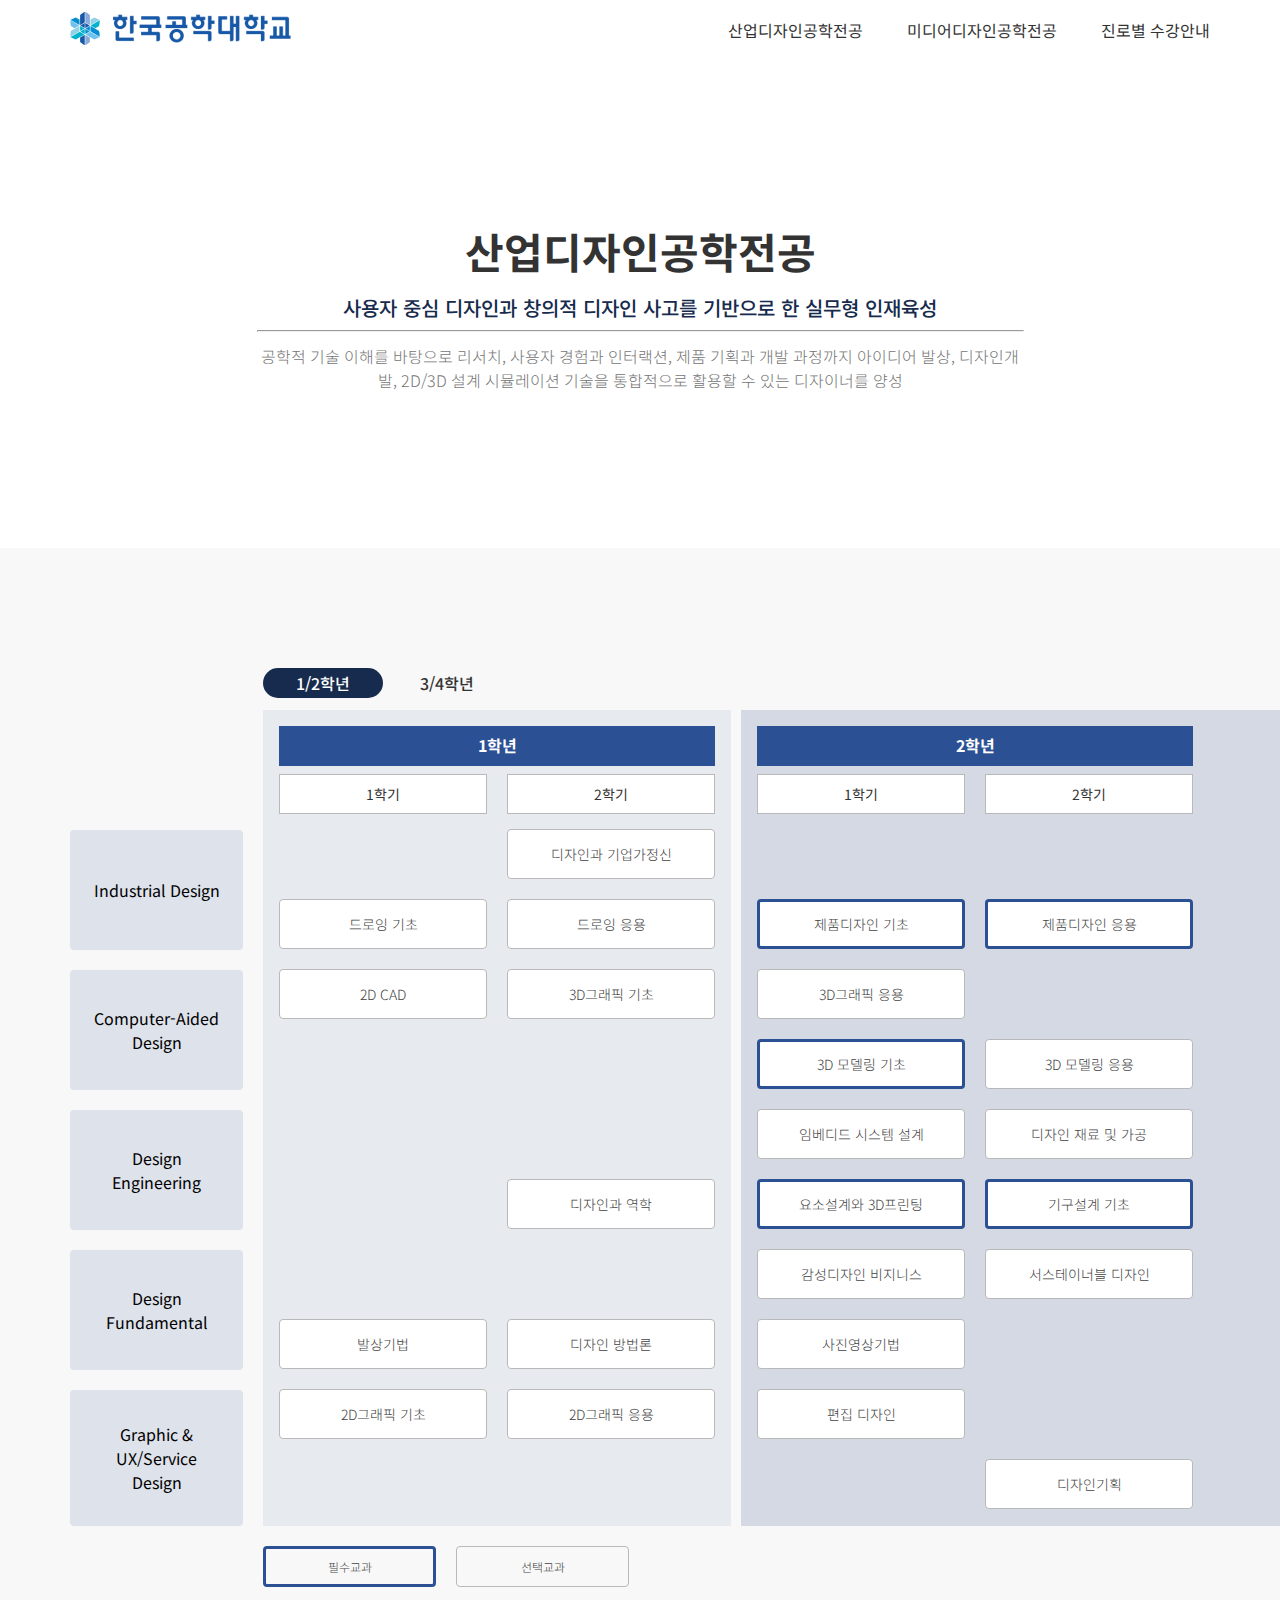
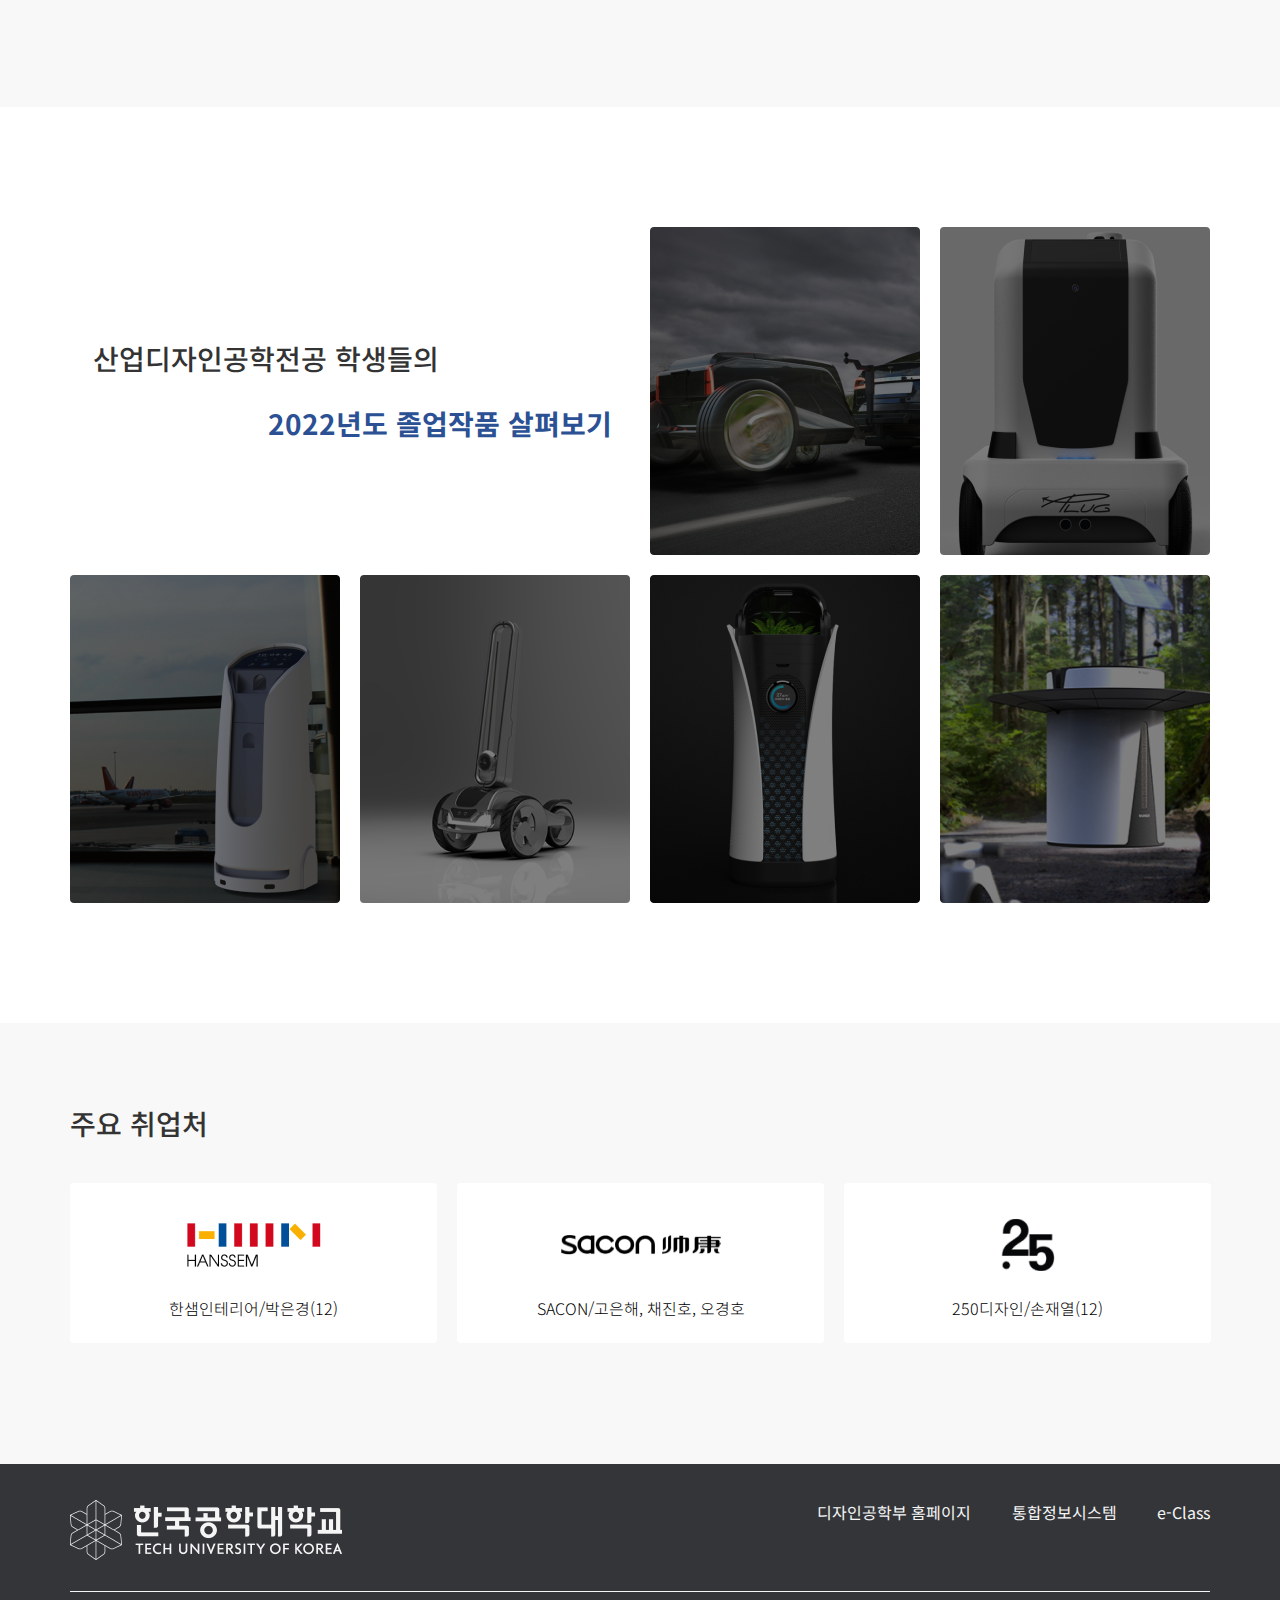
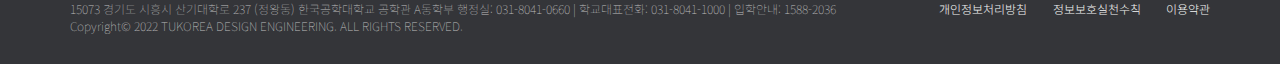
<file: idem.html>
<!DOCTYPE html>
<html lang="ko">
<head>
    <meta charset="UTF-8">
    <meta http-equiv="X-UA-Compatible" content="IE=edge">
    <meta name="viewport" content="width=device-width, initial-scale=1.0">
    <title>산업디자인공학전공</title>

    <link rel="stylesheet" href="style_idem.css">
</head>
<body>
    <div class="wrap">

        <!-- header -->
        <header>
            <a href="index.html">
                <img class="logo" src="image/main_logo.png" alt="">
            </a>
            <div class="gnb">
                <a href="idem.html">산업디자인공학전공</a>
                <a href="mdem.html">미디어디자인공학전공</a>
                <a href="#">진로별 수강안내</a>
            </div>
        </header>

        <!-- conA -->
        <div class="conA">
            <h1>산업디자인공학전공</h1>
            <h2>사용자 중심 디자인과 창의적 디자인 사고를 기반으로 한 실무형 인재육성</h2>
            <hr>
            <p>공학적 기술 이해를 바탕으로 리서치, 사용자 경험과 인터랙션, 제품 기획과 개발 과정까지 아이디어 발상, 디자인개발, 2D/3D 설계 시뮬레이션 기술을 통합적으로 활용할 수 있는 디자이너를 양성</p>
        </div>

        <!-- conB -->
        <div class="conB">
            <div class="contents">
                <div class="contents_a">
                    <div class="subject-title" id="ID">Industrial Design</div>
                    <div class="subject-title" id="CAD">Computer-Aided Design</div>
                    <div class="subject-title" id="DE">Design Engineering</div>
                    <div class="subject-title" id="DF">Design Fundamental</div>
                    <div class="subject-title" id="GUSD">Graphic & UX/Service Design</div>
                </div>
                <div class="contents_b">
                    <div class="tab-inner">
                        <input type="radio" name="tab-menu" id="tab1" checked>
                        <input type="radio" name="tab-menu" id="tab2">
                        <div class="btn">
                          <label for="tab1">1/2학년</label>
                          <label for="tab2">3/4학년</label>
                        </div>
                        <div class="slide">
                            <div class="slide-inner">
                                <div class="slide-inner01">
                                    <div class="frame-1">
                                        <div class="title">1학년</div>
                                        <div class="sub-title">1학기</div>
                                        <div class="sub-title">2학기</div>
                                        <div class="idem-grid">
                                            <a href="detail_DrawingBasic.html" class="subject" id="subject1">디자인과 기업가정신</a>
                                            <a href="detail_DrawingBasic.html" class="subject" id="subject2">드로잉 기초</a>
                                            <a href="detail_DrawingBasic.html" class="subject" id="subject3">드로잉 응용</a>
                                            <a href="detail_DrawingBasic.html" class="subject" id="subject4">2D CAD</a>
                                            <a href="detail_DrawingBasic.html" class="subject" id="subject5">3D그래픽 기초</a>
                                            <a href="detail_DrawingBasic.html" class="subject" id="subject6">디자인과 역학</a>
                                            <a href="detail_DrawingBasic.html" class="subject" id="subject7">발상기법</a>
                                            <a href="detail_DrawingBasic.html" class="subject" id="subject8">디자인 방법론</a>
                                            <a href="detail_DrawingBasic.html" class="subject" id="subject9">2D그래픽 기초</a>
                                            <a href="detail_DrawingBasic.html" class="subject" id="subject10">2D그래픽 응용</a>
                                        </div>
                                    </div>
                                    <div class="frame-2">
                                        <div class="title">2학년</div>
                                        <div class="sub-title">1학기</div>
                                        <div class="sub-title">2학기</div>
                                        <div class="idem-grid">
                                            <a href="detail_DrawingBasic.html" class="subject" id="subject11">제품디자인 기초</a>
                                            <a href="detail_DrawingBasic.html" class="subject" id="subject12">제품디자인 응용</a>
                                            <a href="detail_DrawingBasic.html" class="subject" id="subject13">3D그래픽 응용</a>
                                            <a href="detail_DrawingBasic.html" class="subject" id="subject14">3D 모델링 기초</a>
                                            <a href="detail_DrawingBasic.html" class="subject" id="subject15">3D 모델링 응용</a>
                                            <a href="detail_DrawingBasic.html" class="subject" id="subject16">임베디드 시스템 설계</a>
                                            <a href="detail_DrawingBasic.html" class="subject" id="subject17">디자인 재료 및 가공</a>
                                            <a href="detail_DrawingBasic.html" class="subject" id="subject18">요소설계와 3D프린팅</a>
                                            <a href="detail_DrawingBasic.html" class="subject" id="subject19">기구설계 기초</a>
                                            <a href="detail_DrawingBasic.html" class="subject" id="subject20">감성디자인 비지니스</a>
                                            <a href="detail_DrawingBasic.html" class="subject" id="subject21">서스테이너블 디자인</a>
                                            <a href="detail_DrawingBasic.html" class="subject" id="subject22">사진영상기법</a>
                                            <a href="detail_DrawingBasic.html" class="subject" id="subject23">편집 디자인</a>
                                            <a href="detail_DrawingBasic.html" class="subject" id="subject24">디자인기획</a>
                                        </div>
                                    </div>
                                </div>
                                <div class="slide-inner02">
                                    <div class="frame-3">
                                        <div class="title">3학년</div>
                                        <div class="sub-title">1학기</div>
                                        <div class="sub-title">2학기</div>
                                        <div class="idem-grid">
                                            <a href="detail_DrawingBasic.html" class="subject" id="subject25">인지심리 및 인간공학</a>
                                            <a href="detail_DrawingBasic.html" class="subject" id="subject26">캡스톤 디자인 기획</a>
                                            <a href="detail_DrawingBasic.html" class="subject" id="subject27">제품디자인 실무</a>
                                            <a href="detail_DrawingBasic.html" class="subject" id="subject28">제품시스템 디자인</a>
                                            <a href="detail_DrawingBasic.html" class="subject" id="subject29">제품 시물레이션</a>
                                            <a href="detail_DrawingBasic.html" class="subject" id="subject30">퍼블릭디자인 플래닝</a>
                                            <a href="detail_DrawingBasic.html" class="subject" id="subject31">3D CAD</a>
                                            <a href="detail_DrawingBasic.html" class="subject" id="subject32">디자인공학 설계</a>
                                            <a href="detail_DrawingBasic.html" class="subject" id="subject33">지능형 제품설계</a>
                                            <a href="detail_DrawingBasic.html" class="subject" id="subject34">기구설계 응용</a>
                                            <a href="detail_DrawingBasic.html" class="subject" id="subject35">최적설계</a>
                                            <a href="detail_DrawingBasic.html" class="subject" id="subject36">제품 컬러플래닝</a>
                                            <a href="detail_DrawingBasic.html" class="subject" id="subject37">서비스 디자인 실무</a>
                                            <a href="detail_DrawingBasic.html" class="subject" id="subject38">인터페이스 프로토타이핑</a>
                                            <a href="detail_DrawingBasic.html" class="subject" id="subject39">제품 인터페이스 디자인</a>
                                        </div>
                                    </div>
                                    <div class="frame-4">
                                        <div class="title">4학년</div>
                                        <div class="sub-title">1학기</div>
                                        <div class="sub-title">2학기</div>
                                        <div class="idem-grid">
                                            <a href="detail_DrawingBasic.html" class="subject" id="subject40">캡스톤 디자인 1</a>
                                            <a href="detail_DrawingBasic.html" class="subject" id="subject41">캡스톤 디자인 2</a>
                                            <a href="detail_DrawingBasic.html" class="subject" id="subject42">도시환경과 제품디자인</a>
                                            <a href="detail_DrawingBasic.html" class="subject" id="subject43">제품영상 편집디자인</a>
                                            <a href="detail_DrawingBasic.html" class="subject" id="subject44">지능형 로봇디자인</a>
                                            <a href="detail_DrawingBasic.html" class="subject" id="subject45">스마트 IOT 디자인</a>
                                            <a href="detail_DrawingBasic.html" class="subject" id="subject46">디지털 마케팅</a>
                                            <a href="detail_DrawingBasic.html" class="subject" id="subject47">디자인 매니지먼트</a>
                                            <a href="detail_DrawingBasic.html" class="subject" id="subject48">선행 제품 인터랙션 디자인</a>
                                        </div>
                                    </div>
                                </div>
                            </div>
                        </div>
                    </div>
                    <div class="line_info">
                        <div class="info essential">필수교과</div>
                        <div class="info choice">선택교과</div>
                    </div>
                </div>
            </div>
        </div>
        
        <!-- conC -->
        <div class="conC">
            <div class="gradu-grid">
                <div class="gradu-list" id="gradu01">
                    <a href="http://2022.tudesign.org/" class="gradu-text" target="_blank">
                        <p>산업디자인공학전공 학생들의</p>
                        <p>2022년도 졸업작품 살펴보기</p>
                    </a>
                </div>
                <a href="http://2022.tudesign.org/work-18" class="gradu-list" id="gradu02" target="_blank">
                    <img src="image/IDEM01.png" alt="">
                    <div class="gradu-text-detail">
                        <p>CHARGE GO</p>
                        <p>전기차 전용 배터리 트레일러</p>
                        <p>백승렬</p>
                    </div>
                </a>
                <a href="http://2022.tudesign.org/work-56" class="gradu-list" id="gradu03" target="_blank">
                    <img src="image/IDEM02.png" alt="">
                    <div class="gradu-text-detail">
                        <p>PLUG</p>
                        <p>스마트 복합 쉼터용 이동형 전기차 충전소</p>
                        <p>조재희</p>
                    </div>
                </a>
                <a href="http://2022.tudesign.org/work-27" class="gradu-list" id="gradu04" target="_blank">
                    <img src="image/IDEM03.png" alt="">
                    <div class="gradu-text-detail" id="Captain_Designer">
                        <p>CAPTAIN</p>
                        <p>자율주행 물 제공 서비스 로봇</p>
                        <p>이경석 김주연 이영경</p>
                    </div>
                </a>
                <a href="http://2022.tudesign.org/work-68" class="gradu-list" id="gradu05" target="_blank">
                    <img src="image/IDEM04.png" alt="">
                    <div class="gradu-text-detail">
                        <p>PATRO l BOT</p>
                        <p>무인 단속, 순찰 로봇</p>
                        <p>황찬영</p>
                    </div>
                </a>
                <a href="http://2022.tudesign.org/work-64" class="gradu-list" id="gradu06" target="_blank">
                    <img src="image/IDEM05.png" alt="">
                    <div class="gradu-text-detail">
                        <p>RUMEGREEN</p>
                        <p>공기청정 식물재배기</p>
                        <p>추민수</p>
                    </div>
                </a>
                <a href="http://2022.tudesign.org/work-46" class="gradu-list" id="gradu07" target="_blank">
                    <img src="image/IDEM06.png" alt="">
                    <div class="gradu-text-detail">
                        <p>RAINGER</p>
                        <p>자동산불대비 시스템</p>
                        <p>전승현</p>
                    </div>
                </a>
            </div>
        </div>

        <!-- conD -->
        <div class="conD">
            <div class="contents">
                <h1>주요 취업처</h1>
                <div class="job-grid">
                    <div class="job-list" id="job01">
                        <img src="image/IDEM_Job01.png" alt="">
                        <p>한샘인테리어/박은경(12)</p>
                    </div>
                    <div class="job-list" id="job02">
                        <img src="image/IDEM_Job02.png" alt="">
                        <p>SACON/고은해, 채진호, 오경호</p>
                    </div>
                    <div class="job-list" id="job03">
                        <img src="image/IDEM_Job03.png" alt="">
                        <p>250디자인/손재열(12)</p>
                    </div>
                </div>
            </div>
        </div>

        <!-- footer -->
        <footer>
            <div class="contents">
                <div class="con sec01">
                    <a href="https://www.tukorea.ac.kr/tukorea/index.do" target="_blank" class="footer-logo">
                        <img src="image/footer_logo.png" alt="">
                    </a>
                    <div class="footer-gnb">
                        <a href="https://design.tukorea.ac.kr/design/index.do" target="_blank">디자인공학부 홈페이지</a>
                        <a href="https://ksc.tukorea.ac.kr/sso/login_stand.jsp" target="_blank">통합정보시스템</a>
                        <a href="https://eclass.tukorea.ac.kr/ilos/main/main_form.acl" target="_blank">e-Class</a>
                    </div>
                </div>
                <hr>
                <div class="con sec02">
                    <p>15073 경기도 시흥시 산기대학로 237 (정왕동) 한국공학대학교 공학관 A동학부 행정실: 031-8041-0660 | 학교대표전화:  031-8041-1000 | 입학안내: 1588-2036 <br>
                        Copyright© 2022 TUKOREA DESIGN ENGINEERING. ALL RIGHTS RESERVED.</p>
                    <div class="footer-link">
                        <a href="https://www.tukorea.ac.kr/tukorea/1054/subview.do" target="_blank">개인정보처리방침</a>
                        <a href="https://www.tukorea.ac.kr/tukorea/1056/subview.do" target="_blank">정보보호실천수칙</a>
                        <a href="https://www.tukorea.ac.kr/tukorea/1072/subview.do" target="_blank">이용약관</a>
                    </div>
                </div>
            </div>
        </footer>
    </div>
    
    <script type="text/javascript">
        (function(w, d, a){
            w.__beusablerumclient__ = {
                load : function(src){
                    var b = d.createElement("script");
                    b.src = src; b.async=true; b.type = "text/javascript";
                    d.getElementsByTagName("head")[0].appendChild(b);
                }
            };w.__beusablerumclient__.load(a + "?url=" + encodeURIComponent(d.URL));
        })(window, document, "//rum.beusable.net/load/b221211e160831u204");
    </script>
</body>
</html>
</file>
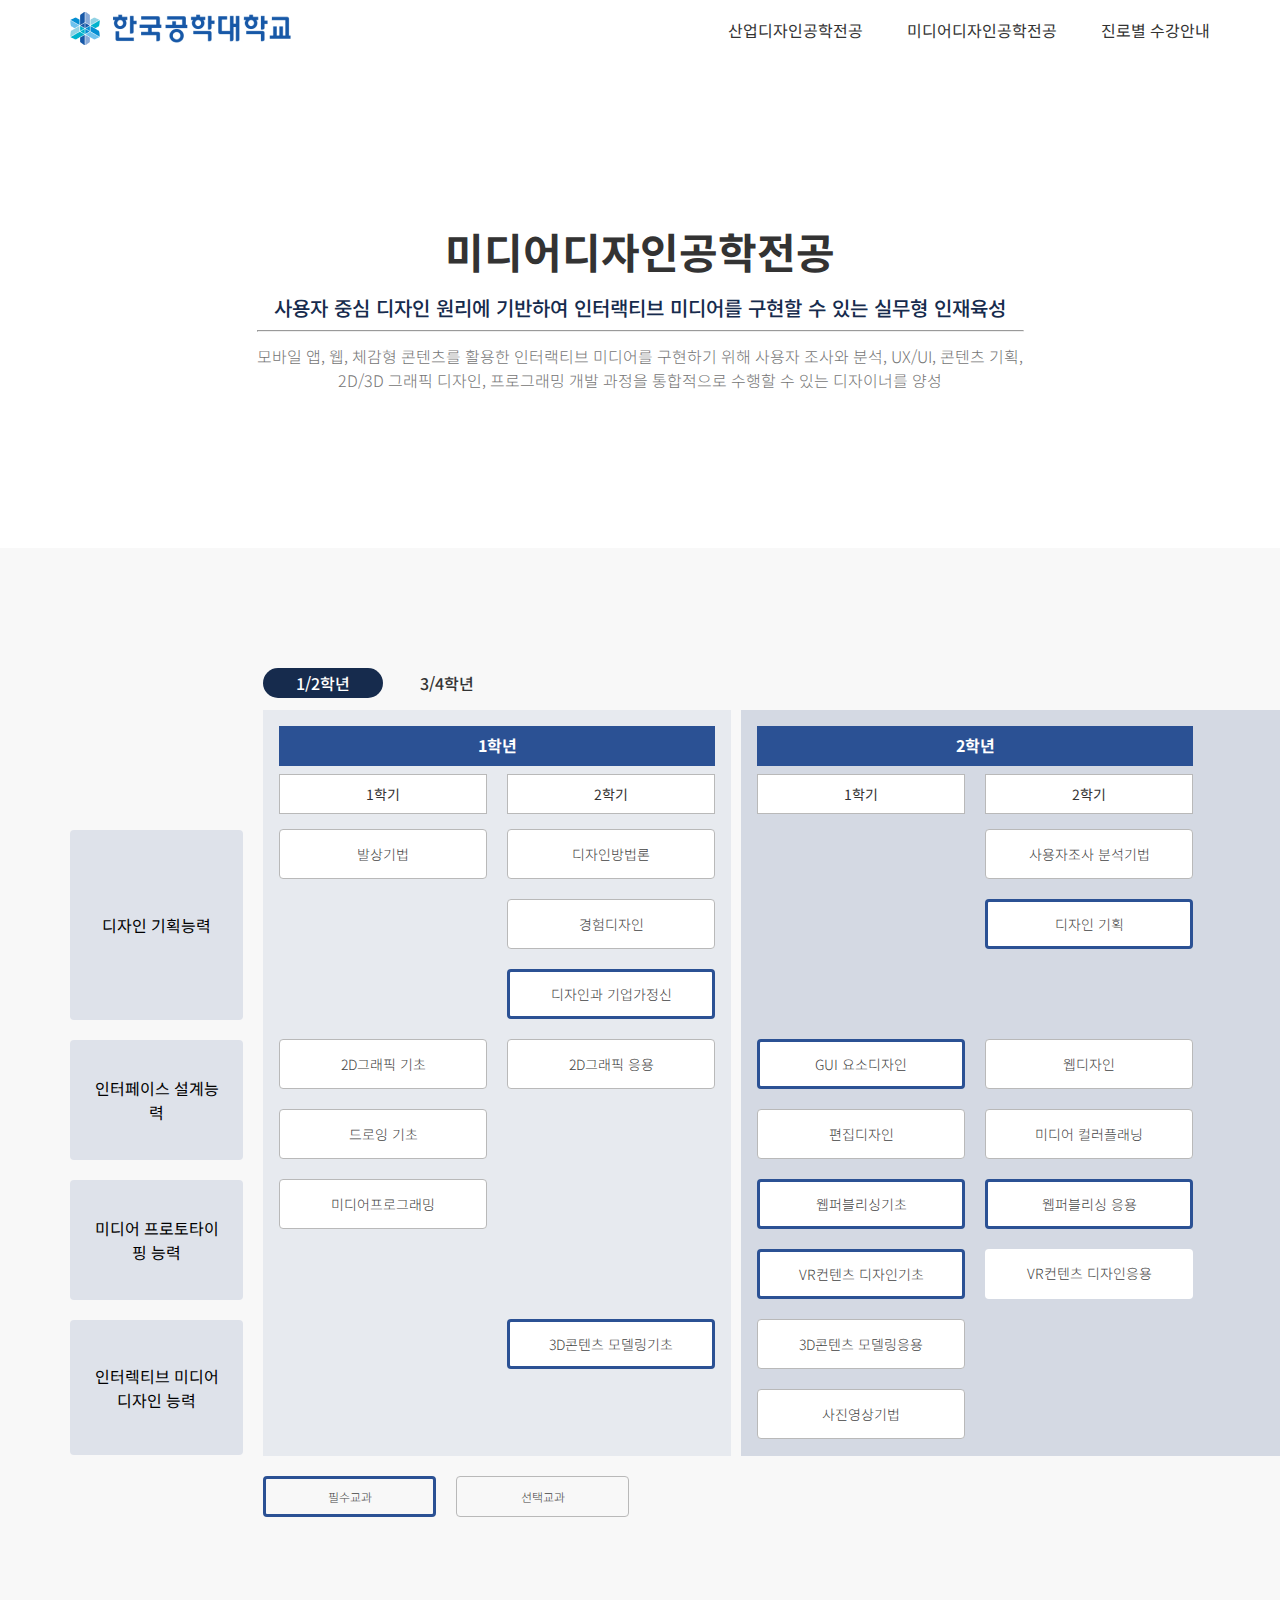
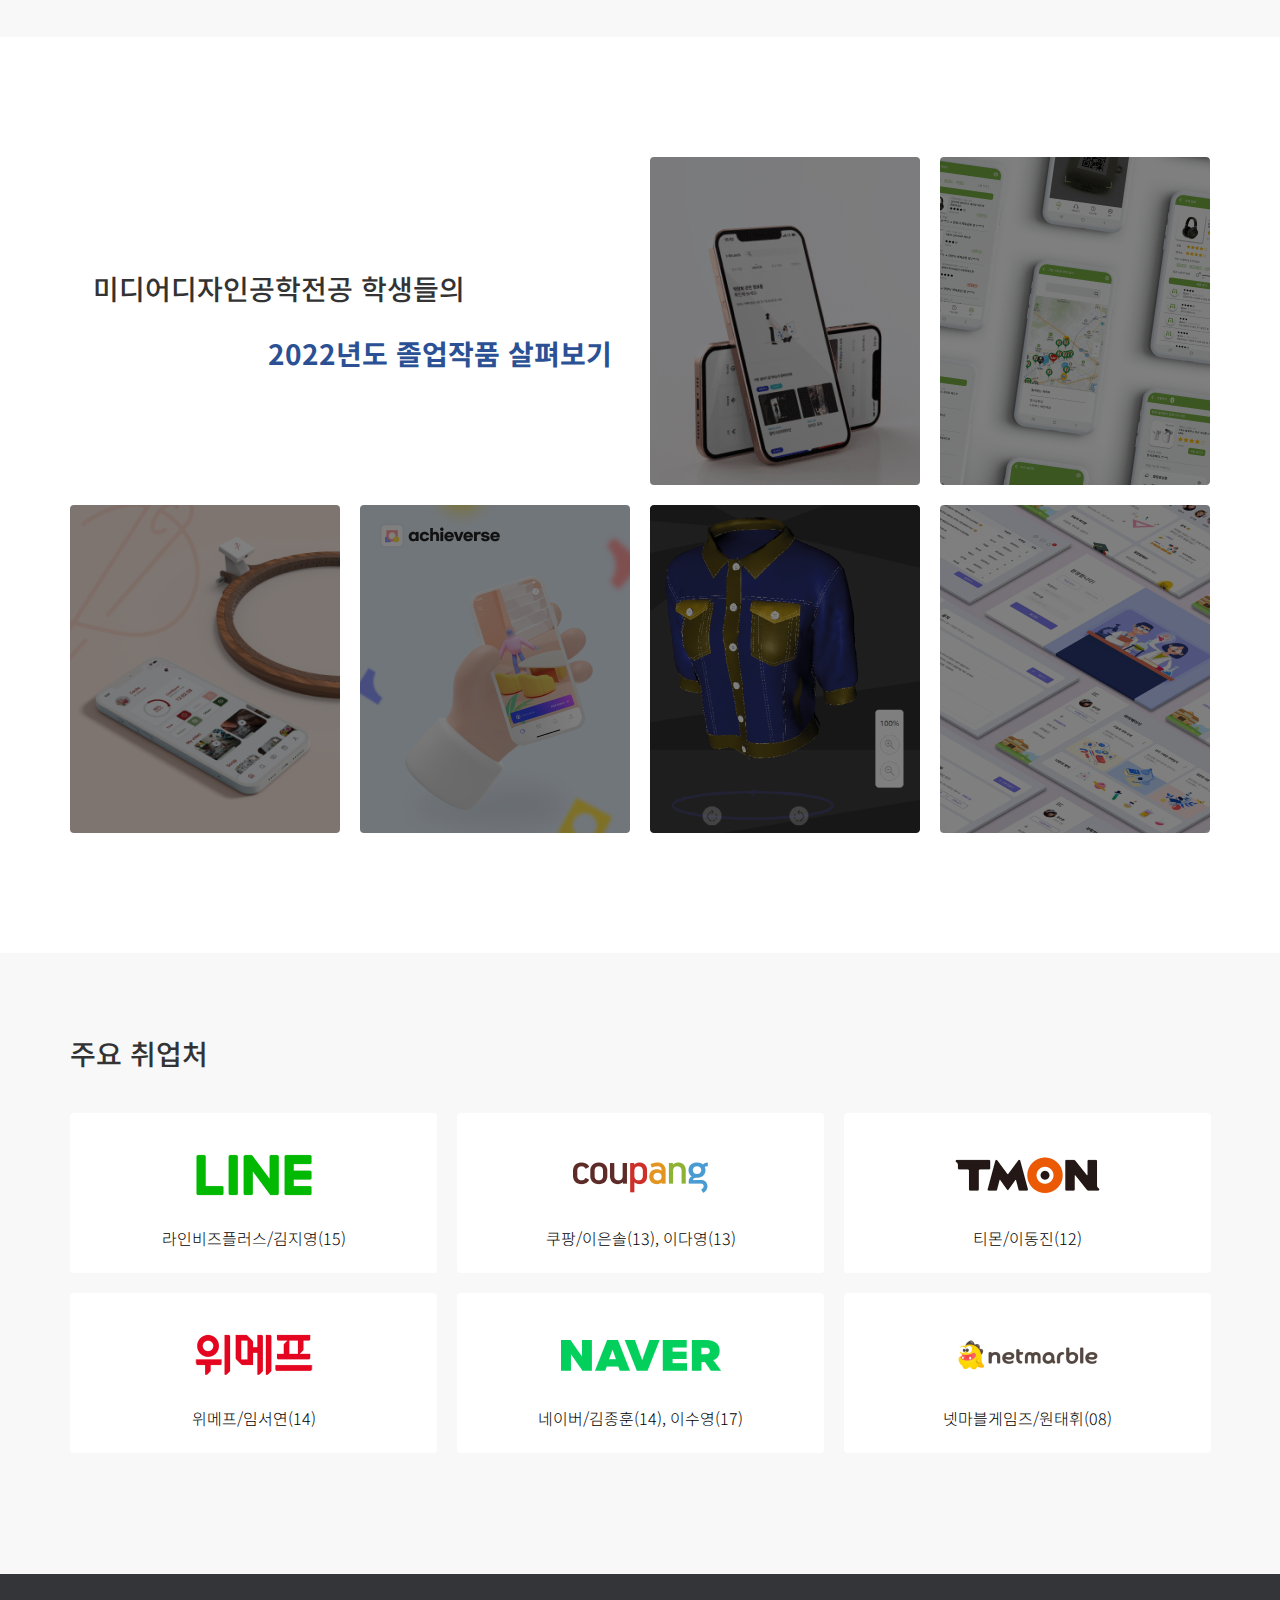
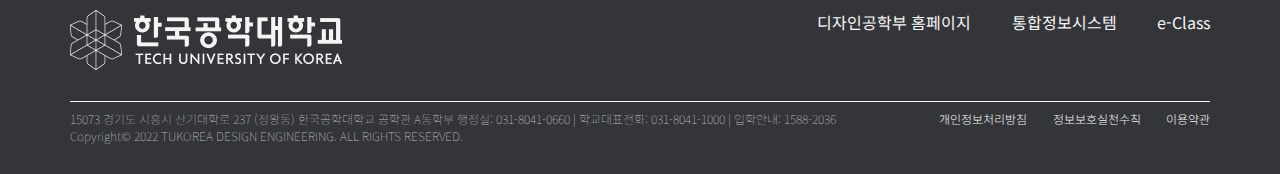
<file: mdem.html>
<!DOCTYPE html>
<html lang="ko">
<head>
    <meta charset="UTF-8">
    <meta http-equiv="X-UA-Compatible" content="IE=edge">
    <meta name="viewport" content="width=device-width, initial-scale=1.0">
    <title>미디어디자인공학전공</title>

    <link rel="stylesheet" href="style_mdem.css">
</head>
<body>
    <div class="wrap">

        <!-- header -->
        <header>
            <a href="index.html">
                <img class="logo" src="image/main_logo.png" alt="">
            </a>
            <div class="gnb">
                <a href="idem.html">산업디자인공학전공</a>
                <a href="mdem.html">미디어디자인공학전공</a>
                <a href="#">진로별 수강안내</a>
            </div>
        </header>

        <!-- conA -->
        <div class="conA">
            <h1>미디어디자인공학전공</h1>
            <h2>사용자 중심 디자인 원리에 기반하여 인터랙티브 미디어를 구현할 수 있는 실무형 인재육성</h2>
            <hr>
            <p>모바일 앱, 웹, 체감형 콘텐츠를 활용한 인터랙티브 미디어를 구현하기 위해 사용자 조사와 분석, UX/UI, 콘텐츠 기획, 2D/3D 그래픽 디자인, 프로그래밍 개발 과정을 통합적으로 수행할 수 있는 디자이너를 양성</p>
        </div>

        <!-- conB -->
        <div class="conB">
            <div class="contents">
                <div class="contents_a">
                    <div class="subject-title" id="DPA">디자인 기획능력</div>
                    <div class="subject-title" id="CAD">인터페이스 설계능력</div>
                    <div class="subject-title" id="DE">미디어 프로토타이핑 능력</div>
                    <div class="subject-title" id="DF">인터렉티브 미디어디자인 능력</div>
                </div>
                <div class="contents_b">
                    <div class="tab-inner">
                        <input type="radio" name="tab-menu" id="tab1" checked>
                        <input type="radio" name="tab-menu" id="tab2">
                        <div class="btn">
                          <label for="tab1">1/2학년</label>
                          <label for="tab2">3/4학년</label>
                        </div>
                        <div class="slide">
                            <div class="slide-inner">
                                <div class="slide-inner01">
                                    <div class="frame-1">
                                        <div class="title">1학년</div>
                                        <div class="sub-title">1학기</div>
                                        <div class="sub-title">2학기</div>
                                        <div class="mdem-grid">
                                            <a href="detail_VR.html" class="subject" id="subject1">발상기법</a>
                                            <a href="detail_VR.html" class="subject" id="subject2">디자인방법론</a>
                                            <a href="detail_VR.html" class="subject" id="subject3">경험디자인</a>
                                            <a href="detail_VR.html" class="subject" id="subject4">디자인과 기업가정신</a>
                                            <a href="detail_VR.html" class="subject" id="subject5">2D그래픽 기초</a>
                                            <a href="detail_VR.html" class="subject" id="subject6">2D그래픽 응용</a>
                                            <a href="detail_VR.html" class="subject" id="subject7">드로잉 기초</a>
                                            <a href="detail_VR.html" class="subject" id="subject8">미디어프로그래밍</a>
                                            <a href="detail_VR.html" class="subject" id="subject9">3D콘텐츠 모델링기초</a>
                                        </div>
                                    </div>
                                    <div class="frame-2">
                                        <div class="title">2학년</div>
                                        <div class="sub-title">1학기</div>
                                        <div class="sub-title">2학기</div>
                                        <div class="mdem-grid">
                                            <a href="detail_VR.html" class="subject" id="subject10">사용자조사 분석기법</a>
                                            <a href="detail_VR.html" class="subject" id="subject11">디자인 기획</a>
                                            <a href="detail_VR.html" class="subject" id="subject12">GUI 요소디자인</a>
                                            <a href="detail_VR.html" class="subject" id="subject13">웹디자인</a>
                                            <a href="detail_VR.html" class="subject" id="subject14">편집디자인</a>
                                            <a href="detail_VR.html" class="subject" id="subject15">미디어 컬러플래닝</a>
                                            <a href="detail_VR.html" class="subject" id="subject16">웹퍼블리싱기초</a>
                                            <a href="detail_VR.html" class="subject" id="subject17">웹퍼블리싱 응용</a>
                                            <a href="detail_VR.html" class="subject" id="subject18">VR컨텐츠 디자인기초</a>
                                            <a href="detail_VR.html" class="subject" id="subject19">VR컨텐츠 디자인응용</a>
                                            <a href="detail_VR.html" class="subject" id="subject20">3D콘텐츠 모델링응용</a>
                                            <a href="detail_VR.html" class="subject" id="subject21">사진영상기법</a>
                                        </div>
                                    </div>
                                </div>
                                <div class="slide-inner02">
                                    <div class="frame-3">
                                        <div class="title">3학년</div>
                                        <div class="sub-title">1학기</div>
                                        <div class="sub-title">2학기</div>
                                        <div class="mdem-grid">
                                            <a href="detail_VR.html" class="subject" id="subject22">서비스 디자인 실무</a>
                                            <a href="detail_VR.html" class="subject" id="subject23">선행 인터렉션디자인</a>
                                            <a href="detail_VR.html" class="subject" id="subject24">캡스톤디자인 기획</a>
                                            <a href="detail_VR.html" class="subject" id="subject25">모바일 디자인</a>
                                            <a href="detail_VR.html" class="subject" id="subject26">인터페이스 디자인</a>
                                            <a href="detail_VR.html" class="subject" id="subject27">인터렉티브 웹</a>
                                            <a href="detail_VR.html" class="subject" id="subject28">인터페이스 프로토타이핑</a>
                                            <a href="detail_VR.html" class="subject" id="subject29">웹어플리케이션구현 기초</a>
                                            <a href="detail_VR.html" class="subject" id="subject30">영상편집 디자인</a>
                                        </div>
                                    </div>
                                    <div class="frame-4">
                                        <div class="title">4학년</div>
                                        <div class="sub-title">1학기</div>
                                        <div class="sub-title">2학기</div>
                                        <div class="mdem-grid">
                                            <a href="detail_VR.html" class="subject" id="subject31">디지털마케팅</a>
                                            <a href="detail_VR.html" class="subject" id="subject32">디자인매니지먼트</a>
                                            <a href="detail_VR.html" class="subject" id="subject33">캡스톤 디자인 1</a>
                                            <a href="detail_VR.html" class="subject" id="subject34">캡스톤 디자인 2</a>
                                            <a href="detail_VR.html" class="subject" id="subject35">UI시스템 디자인</a>
                                            <a href="detail_VR.html" class="subject" id="subject36">XR디자인</a>
                                            <a href="detail_VR.html" class="subject" id="subject37">웹어플리케이션구현 응용</a>
                                            <a href="detail_VR.html" class="subject" id="subject38">모션그래픽 응용</a>
                                            <a href="detail_VR.html" class="subject" id="subject39">3D 애니메이션</a>
                                        </div>
                                    </div>
                                </div>
                            </div>
                        </div>
                    </div>
                    <div class="line_info">
                        <div class="info essential">필수교과</div>
                        <div class="info choice">선택교과</div>
                    </div>
                </div>
            </div>
        </div>

        <!-- conC -->
        <div class="conC">
            <div class="gradu-grid">
                <div class="gradu-list" id="gradu01">
                    <a href="http://2022.tudesign.org/" class="gradu-text" target="_blank">
                        <p>미디어디자인공학전공 학생들의</p>
                        <p>2022년도 졸업작품 살펴보기</p>
                    </a>
                </div>
                <a href="http://2022.tudesign.org/work-14" class="gradu-list" id="gradu02" target="_blank">
                    <img src="image/MDEM01.png" alt="">
                    <div class="gradu-text-detail">
                        <p>ToBruch</p>
                        <p>B2B / B2C 박람회 참관 출장보조 서비스</p>
                        <p>남지현</p>
                    </div>
                </a>
                <a href="http://2022.tudesign.org/work-17" class="gradu-list" id="gradu03" target="_blank">
                    <img src="image/MDEM02.png" alt="">
                    <div class="gradu-text-detail">
                        <p>Healing Ears</p>
                        <p>음향기기 대여 서비스</p>
                        <p>배예원</p>
                    </div>
                </a>
                <a href="http://2022.tudesign.org/work-20" class="gradu-list" id="gradu04" target="_blank">
                    <img src="image/MDEM03.png" alt="">
                    <div class="gradu-text-detail">
                        <p>Arlog</p>
                        <p>자수하는 사람들을 위한기록·커뮤니티 앱</p>
                        <p>빈주영</p>
                    </div>
                </a>
                <a href="http://2022.tudesign.org/work-24" class="gradu-list" id="gradu05" target="_blank">
                    <img src="image/MDEM04.png" alt="">
                    <div class="gradu-text-detail">
                        <p>Achieverse</p>
                        <p>헤드헌팅을 위한메타버스</p>
                        <p>오혜빈</p>
                    </div>
                </a>
                <a href="http://2022.tudesign.org/work-19" class="gradu-list" id="gradu06" target="_blank">
                    <img src="image/MDEM05.png" alt="">
                    <div class="gradu-text-detail">
                        <p>Binding</p>
                        <p>유니폼을 커스터마이징 하는 웹 어플리케이션</p>
                        <p>백준호</p>
                    </div>
                </a>
                <a href="http://2022.tudesign.org/work-61" class="gradu-list" id="gradu07" target="_blank">
                    <img src="image/MDEM06.png" alt="">
                    <div class="gradu-text-detail">
                        <p>High Attention</p>
                        <p>비대면 초등 과학 교육 플랫폼</p>
                        <p>차예진</p>
                    </div>
                </a>
            </div>
        </div>

        <!-- conD -->
        <div class="conD">
            <div class="contents">
                <h1>주요 취업처</h1>
                <div class="job-grid">
                    <div class="job-list" id="job01">
                        <img src="image/MDEM_Job01.png" alt="">
                        <p>라인비즈플러스/김지영(15)</p>
                    </div>
                    <div class="job-list" id="job02">
                        <img src="image/MDEM_Job02.png" alt="">
                        <p>쿠팡/이은솔(13), 이다영(13)</p>
                    </div>
                    <div class="job-list" id="job03">
                        <img src="image/MDEM_Job03.png" alt="">
                        <p>티몬/이동진(12)</p>
                    </div>
                    <div class="job-list" id="job04">
                        <img src="image/MDEM_Job04.png" alt="">
                        <p>위메프/임서연(14)</p>
                    </div>
                    <div class="job-list" id="job05">
                        <img src="image/MDEM_Job05.png" alt="">
                        <p>네이버/김종훈(14), 이수영(17)</p>
                    </div>
                    <div class="job-list" id="job06">
                        <img src="image/MDEM_Job06.png" alt="">
                        <p>넷마블게임즈/원태휘(08)</p>
                    </div>
                </div>
            </div>
        </div>

        <!-- footer -->
        <footer>
            <div class="contents">
                <div class="con sec01">
                    <a href="https://www.tukorea.ac.kr/tukorea/index.do" target="_blank" class="footer-logo">
                        <img src="image/footer_logo.png" alt="">
                    </a>
                    <div class="footer-gnb">
                        <a href="https://design.tukorea.ac.kr/design/index.do" target="_blank">디자인공학부 홈페이지</a>
                        <a href="https://ksc.tukorea.ac.kr/sso/login_stand.jsp" target="_blank">통합정보시스템</a>
                        <a href="https://eclass.tukorea.ac.kr/ilos/main/main_form.acl" target="_blank">e-Class</a>
                    </div>
                </div>
                <hr>
                <div class="con sec02">
                    <p>15073 경기도 시흥시 산기대학로 237 (정왕동) 한국공학대학교 공학관 A동학부 행정실: 031-8041-0660 | 학교대표전화:  031-8041-1000 | 입학안내: 1588-2036 <br>
                        Copyright© 2022 TUKOREA DESIGN ENGINEERING. ALL RIGHTS RESERVED.</p>
                    <div class="footer-link">
                        <a href="https://www.tukorea.ac.kr/tukorea/1054/subview.do" target="_blank">개인정보처리방침</a>
                        <a href="https://www.tukorea.ac.kr/tukorea/1056/subview.do" target="_blank">정보보호실천수칙</a>
                        <a href="https://www.tukorea.ac.kr/tukorea/1072/subview.do" target="_blank">이용약관</a>
                    </div>
                </div>
            </div>
        </footer>
    </div>
    
    <script type="text/javascript">
(function(w, d, a){
    w.__beusablerumclient__ = {
        load : function(src){
            var b = d.createElement("script");
            b.src = src; b.async=true; b.type = "text/javascript";
            d.getElementsByTagName("head")[0].appendChild(b);
        }
    };w.__beusablerumclient__.load(a + "?url=" + encodeURIComponent(d.URL));
})(window, document, "//rum.beusable.net/load/b221211e160831u204");
</script>
</body>
</html>
</file>
<file: style_index.css>
@import url('https://fonts.googleapis.com/css2?family=Noto+Sans+KR:wght@100;300;400;500;700;900&display=swap');

* {
    padding: 0;
    margin: 0;
    box-sizing: border-box;
    text-decoration: none;
    font-family: 'Noto Sans KR', sans-serif;
}

.container {
    display: flex;
}

.container .text {
    position: absolute;
    text-align: center;
}

.container .text h1 {
    color:white;
    font-size: 42px;
    font-weight: 500;
}

.container .text a {
    display: inline-block;
    width: 200px;
    height: 40px;
    line-height: 38px;
    margin-top: 24px;

    color:white;
    font-size: 16px;
    font-weight: 400;
    border:1px solid white;

    transition:.3s;
}

.idem_img {
    width: 50%;
    height: 100vh;
    background-image: url(image/idem_banner.jpg);
    background-size:cover;
    background-position: center center;
    filter: grayscale(1);
    transition:.3s;

    display: flex;
    position: relative;
    justify-content: center;
    align-items: center;
    flex:1;
}

.mdem_img {
    width: 50%;
    height: 100vh;
    background-image: url(image/mdem_banner.jpg);
    background-size:cover;
    background-position: center center;
    filter: grayscale(1);
    transition:.3s;

    display: flex;
    flex:1;
    position: relative;
    justify-content: center;
    align-items: center;
}

.idem_img:hover {
    filter: grayscale(0);
    flex:1.3;
}

.mdem_img:hover {
    filter: grayscale(0);
    flex:1.3;
}

.bg_gray {
    width: 100%;
    height: 100%;
    background-color: rgba(0,0,0,.5);
}

.text a:hover {
    background-color: white;
    color:#333333;
    border-radius:20px;
}
</file>
<file: style_detailDrawingBasic.css>
@import url('https://fonts.googleapis.com/css2?family=Noto+Sans+KR:wght@100;300;400;500;700;900&display=swap');

:root {
    --main_text_color:#333333;
    --emphasis_color:#2B5194;
    --gird_color:#B9B9B9;
}

* {
    padding: 0;
    margin: 0;
    box-sizing: border-box;
    text-decoration: none;
    font-family: 'Noto Sans KR', sans-serif;
}

.wrap {
    background-image: url(image/detailbg.png);
}

/* header */
header {
    margin: 0 auto;
    width: 1140px;
    height: 60px;

    display: flex;
    justify-content: space-between;
    align-items: center;
}

header img {
    width: 222px;
    height: 36px;
}

header .gnb a {
    font-size: 16px;
    font-weight: 400;
    color:var(--main_text_color);
    margin-left:40px;
    position: relative;
}

header .gnb a:first-child {
    margin-left: 0;
}

header .gnb a:hover {
    color:var(--emphasis_color);
}

.gnb a:before {
    content:'';
    position: absolute;
    background-color: var(--emphasis_color);
    width: 0px;
    height: 1px;
    bottom: -5px;
    left: 0;
    transition:.2s;
}

.gnb a:hover:before {
    width: 100%;
}

/* conA */
.conA {
    width: 100%;
    height: 500px;
    background-image: url(image/detailDrawing-img.png);
}

.graybg {
    width: inherit;
    height: inherit;
    background-color: rgba(0,0,0,.5);
}

.graybg h1 {
    font-size: 36px;
    font-weight: 500;
    color:white;

    padding: 236px 0 0 390px;
}

.conA .graybg p {
    font-size: 16px;
    font-weight: 300;
    color:white;
    margin-left: 460px;
}

/* sub nav */
.sub-nav {
    display: flex;
    align-items: center;
    width: 1140px;
    margin:32px auto 0 auto;
}

.sub-nav img {
    width: 12px;
    height: 12px;
    margin-right: 8px;
}

.sub-nav p {
    font-size: 12px;
    font-weight: 400;
    margin-right: 8px;
}

/* conB */
.conB {
    width: 1140px;
    margin: 80px auto 0 auto;
}

.conB h1 {
    font-size: 28px;
    font-weight: 500;
    color:var(--main_text_color);
}

.conB hr {
    border:0;
    background-color: #BDBDBD;
    height: 1px;
    margin-top: 4px;
}

.conB p {
    width: 700px;
    margin-top: 12px;

    font-size: 16px;
    font-weight: 400;
    color:#424242;
}

/* conC */
.conC {
    margin:80px auto 0 auto;
    width: 1140px;
    height: 833px;
    /* background-color: dodgerblue; */
}

.conC .top-text {
    display: flex;
}

.top-text h1 {
    font-size: 28px;
    font-weight: 500;
    color:var(--main_text_color);
    margin-top: 80px;
}

.top-text a {
    font-size: 12px;
    font-weight: 400;
    color:#666666;
    margin-top: 104px;
    margin-left: auto;
}

.tab-inner {
    /* background-color: yellowgreen; */
    margin-top: 12px;
    position: relative;
}

input[name=tab-menu] {
    display: none;
}

.slide {
    width: 1140px;
    border-radius: 10px;
    height: 620px;
    overflow: hidden;
    /* background-color: dodgerblue; */
    position: relative;
}

.slide-inner {
    width: 2280px;
    height: 816px;
    display: flex;
    position: absolute;
    top: 0;
    left: 0;
    transition: .5s;
}

.slide-inner .work {
    width: 1140px;
    height: 816px;
}

.slide-inner #work01 {
    background-image: url(image/01.jpg);
    background-position:center center;
    background-size:cover;
}
.slide-inner #work02 {
    background-image: url(image/02.jpg);
    background-position:center center;
    background-size:cover;
}

.tab-inner input[id=tab1]:checked ~ .slide .slide-inner {
    left: -1140px;
}
.tab-inner input[id=tab2]:checked ~ .slide .slide-inner {
    left:0px;
}

.tab-inner label {
    display: flex;
    align-items: center;
    justify-content: center;
    width: 36px;
    height: 36px;
    background-color:#fff;
    border-radius: 18px;
    border:1px solid #b9b9b9;

    cursor: pointer;
    z-index: 2;
    position: absolute;
}

.btn #right {
    transform: translateX(1px);
}
.btn #left {
    transform: translateX(-1px);
}

.tab-inner label:nth-child(1) {
    right: 12px;
    top: 292px;
}
.tab-inner label:nth-child(2) {
    left: 12px;
    top: 292px;
}

/* conD */
.conD {
    width: 1140px;
    margin: 80px auto 0 auto;
}

.conD h1 {
    text-align: center;
    font-size: 28px;
    font-weight: 500;
    color:var(--main_text_color);
}

.conD .subject-info {
    width: 1140px;
    height: 272px;
    margin:36px auto 0 auto;
    /* background-color: dodgerblue; */
    display: flex;
    align-items: center;
    justify-content: space-between;
    
}

.subject-info .cir {
    width: 272px;
    height: 272px;
    border-radius: 136px;
    background-color: #fff;
    box-shadow:2px 2px 4px rgba(0,0,0,.25);
}

.info-detail {
    display: flex;
    flex-direction: column;
    align-items: center;
}

.info-detail p:nth-child(1) {
    margin-top: 40px;
    font-size: 16px;
    font-weight: 500;
    color:#424242;
}

.info-detail p:nth-child(3) {
    font-size: 14px;
    font-weight: 400;
    color:#424242;
}

#cir01 p:nth-child(2) {
    font-size: 14px;
    font-weight: 400;
    color:#424242;
    margin-top: 70px;
}

#cir01 img {
    width: 88px;
    height: 88px;
    margin-top: 31px;
    margin-bottom: 37px;
}

#cir02 .info-detail #profe_pic {
    width: 83px;
    height: 110px;
    margin-top: 20px;
}
#cir02 .info-detail p:nth-child(2) {
    margin-top: 70px;
}

#cir03 .info-detail #sub_plan {
    width: 88px;
    height: 88px;
    margin-top: 31px;
    margin-bottom: 32px;
}

#cir03 .info-detail #subject_arrow {
    width: 12px;
    height: 12px;
}

/* modal */
#btn-modal {
    border:1px solid var(--emphasis_color);
    background-color: #fff;
    padding: 4px 8px;
    border-radius: 4px;
    color:var(--main_text_color);
    cursor:pointer;
    transition: .3s;
}

#btn-modal:hover {
    background-color:var(--emphasis_color);;
    padding: 4px 8px;
    border-radius: 4px;
    color:white;
    cursor:pointer;
}

#modal.modal-overlay {
    width: 100%;
    height: 3644px;
    position: absolute;
    left: 0;
    top: 0;
    display: none;
    flex-direction: column;
    align-items: center;
    justify-content: center;
    background: rgba(255, 255, 255, 0.25);
    box-shadow: 0 8px 32px 0 rgba(31, 38, 135, 0.37);
    backdrop-filter: blur(1.5px);
    -webkit-backdrop-filter: blur(1.5px);
    border-radius: 10px;
    border: 1px solid rgba(255, 255, 255, 0.18);
    z-index: 99;
}
#modal .modal-window {
    background: white;
    margin-top: 1600px;
    box-shadow: 0 8px 32px 0 rgba( 31, 38, 135, 0.37 );
    backdrop-filter: blur( 13.5px );
    -webkit-backdrop-filter: blur( 13.5px );
    border-radius: 10px;
    border: 1px solid rgba( 255, 255, 255, 0.18 );
    width: 1252px;
    height: 1650px;
    position: relative;
    padding: 56px;
    padding-top: 0;
    text-align: center;
}
#modal .title {
    display: inline-block;
    color: white;
    /* border:1px solid red; */
    margin-top: 12px;
}
#modal .title h2 {
    font-size: 20px;
    font-weight: 500;
    color:var(--main_text_color);
    /* border:1px solid blue; */
    margin: 0 auto;
    transform: translateX(-6px);
}
#modal .close-area {
    display: inline-block;
    
    width: 16px;
    height: 16px;
    text-align: center;
    line-height: 16px;
    cursor: pointer;
    color: black;
    /* background-color: green; */

    position: absolute;
    top: 16px;;
    right: 16px;
}

#modal .content {
    width: 100%;
    height: 1539px;
    margin-top: 9px;
    /* border:1px solid red; */
}

.content .info-a {
    width: 1140px;
    height: 263px;
    border-radius: 4px;
}

.info-title {
    display: flex;
    align-items: center;
    justify-content: center;
    height: 40px;
    border-radius: 4px 4px 0 0;
    /* border:1px solid red; */
    background-color: var(--emphasis_color);
}
.info-title h4 {
    font-size: 16px;
    font-weight: 500;
    color:white;
    /* border:1px solid red; */
}

.info-title img {
    width: 16px;
    height: 16px;
    margin-left: 4px;
    transform: translateY(1px);
    /* border:1px solid red; */
}

.info-a-inner {
    height: 223px;  
    width: 1140px;
    background-color: #f5f5f5;
    border-radius: 0 0 4px 4px;
    padding: 20px 24px;
}

.info-a-inner .info-a-grid01{
    display: grid;
    width: 1092px;
    height: 93px;
    grid-template-columns:118px 438px 95px 405px;
    grid-template-rows:repeat(3, 1fr);
    gap: 12px;
    text-align:left;
}

.info-a-inner .info-a-item01 {
    font-size: 16px;
    font-weight: 300;
    color:#616161;
}
.info-a-inner .info-a-item02 {
    font-size: 16px;
    font-weight: 400;
    color:#424242;
}

.info-a-inner hr {
    border:0;
    height: 1px;
    background-color: #bdbdbd;
    margin-top: 20px;
}

.info-a-inner .info-a-grid02{
    display: grid;
    width: 1092px;
    height: 58px;
    margin-top: 12px;
    grid-template-columns:118px 962px;
    grid-template-rows:repeat(2, 1fr);
    gap: 12px;
    text-align:left;
}

.info-b {
    width: 1140px;
    height: 1256px;
    margin-top: 20px;
}

.info-b .info-b-inner {
    width: 1140px;
    height: 1216px;
}

.info-b-inner .info-b-grid {
    display: grid;
    width: 100%;
    height: 100%;
    grid-template-columns:40px 530px 40px 530px ;
    grid-template-rows:repeat(8, 1fr);
    border-radius: 0 0 4px 4px;
}

.info-b-grid .info-b-item01 {
    background-color: #bdbdbd;
    display: flex;
    align-items: center;
    justify-content: center;
    font-size: 12px;
    font-weight: 400;
}

.info-b-item02 .item-text {
    margin: 8px 0 0 8px;
}

.info-b-item02 .item-text p {
    margin-top: 12px;
    font-size: 14px;
    font-weight: 400;
    color:var(--main_text_color);
    text-align: left;
}

.info-b-grid .info-b-item02 {
    background-color: #f5f5f5;
    border-bottom:1px solid #bdbdbd;
}

/* conE */
.conE {
    width: 1140px;
    height: 684px;
    margin:160px auto 0 auto;
    /* background-color: dodgerblue; */
}

.conE h1 {
    font-size: 28px;
    font-weight: 500;
    color:var(--main_text_color);
}

.conE hr {
    border:0;
    height: 1px;
    background-color: #BDBDBD;
    margin-top: 4px;
}

.good_sub_a {
    height: 274px;
    width: 1140px;
    margin-top: 24px;
    display: flex;
}

.good_sub_a .subject_img {
    width: 442px;
    height: 274px;
    background-image: url(image/subject_c.png);
}

.good_sub_a .subject_text {
    margin-left: 24px;
}

.good_sub_a .subject_text p:nth-child(1) {
    font-size: 20px;
    font-weight: 500;
    color:var(--main_text_color);
}

.good_sub_a .subject_text p:nth-child(2) {
    font-size: 16px;
    font-weight: 300;
    margin-top: 8px;
    width: 674px;
    color:var(--main_text_color);
}

.good_sub_b {
    height: 181px;
    width: 1140px;
    margin-top: 80px;
    display: flex;
}

.good_sub_b .subject_img {
    width: 322px;
    height:181px;
    background-image: url(image/subject_d.png);
    border-radius: 10px;
    float: right;
}

.good_sub_b .subject_text {
    margin-right: 24px;
    margin-left: auto;
}

.good_sub_b .subject_text p:nth-child(1) {
    font-size: 20px;
    text-align: right;
    font-weight: 500;
    
    color:var(--main_text_color);
}

.good_sub_b .subject_text p:nth-child(2) {
    font-size: 16px;
    text-align: right;
    font-weight: 300;
    margin-top: 8px;
    width: 674px;
    color:var(--main_text_color);
}

/* conF */
.conF {
    width: 100%;
    height: 466px;
    margin:0 auto;
    background-color: #F8F8F8;
}

.conF h1 {
    padding-top: 80px;
    font-size: 28px;
    font-weight: 500;
    color:var(--main_text_color);
    text-align: center;
}

.conF .main_contents {
    width: 324px;
    height: 200px;
    border-radius: 10px;
    margin: 0 auto;
    position: absolute;
    background-image: url(image/next-subject02.png);
    background-position: center center;
    background-size: cover;
    top: -20px;
    left: 240px;
}

.sub_contents {
    width: 260px;
    height: 160px;
    background-image: url(image/pre-subject02.png);
    background-position: center center;
    background-size: cover;
    border-radius: 10px;
    margin: 44px auto 0 auto;
    transform: translateX(-278px);
    position: relative;
}

.conF .sub_contents .graybg p {
    font-size: 16px;
    color:white;
    font-weight: 400;
    text-align: center;
    line-height: 160px;
}

/* footer */
footer {
    width: 100%;
    height: 200px;
    background-color: #343539;
}

footer > .contents {
    width: 1140px;
    height: 100%;
    margin: 0 auto;
}

footer .con {
    width: 1140px;
    margin: 0 auto;
}

.sec01 {
    display: flex;
    width: 100%;
    height: 127px;
}

.sec01 img {
    display: inline-block;
    width: 272px;
    height: 60px;
    /* border:1px solid red; */
    margin-top: 36px;
}

.sec01 .footer-gnb {
    width: 393px;
    margin-top: 36px;
    margin-left:auto;
    display: flex;
    justify-content: space-between;
}

.footer-gnb a {
    color:#f5f5f5;
    font-size: 16px;
    font-weight: 400;
}

footer hr {
    background-color: #f5f5f5;
    height: 1px;
    border:0;
}

.sec02 {
    display: flex;
    width: 100%;    
    height: 71px;
    padding-top: 8px;
}

.sec02 > p {
    font-size: 12px;
    font-weight: 100;
    color:#BDBDBD;
    display: inline-block;
}

.footer-link {
    display: flex;
    width: 271px;
    justify-content: space-between;
    margin-left: auto;
}

.footer-link a {
    font-size: 12px;
    font-weight: 300;
    color:#f5f5f5;
}
</file>
<file: style_detailVR.css>
@import url('https://fonts.googleapis.com/css2?family=Noto+Sans+KR:wght@100;300;400;500;700;900&display=swap');

:root {
    --main_text_color:#333333;
    --emphasis_color:#2B5194;
    --gird_color:#B9B9B9;
}

* {
    padding: 0;
    margin: 0;
    box-sizing: border-box;
    text-decoration: none;
    font-family: 'Noto Sans KR', sans-serif;
}

.wrap {
    background-image: url(image/detailbg.png);
}

/* header */
header {
    margin: 0 auto;
    width: 1140px;
    height: 60px;

    display: flex;
    justify-content: space-between;
    align-items: center;
}

header img {
    width: 222px;
    height: 36px;
}

header .gnb a {
    font-size: 16px;
    font-weight: 400;
    color:var(--main_text_color);
    margin-left:40px;
    position: relative;
}

header .gnb a:first-child {
    margin-left: 0;
}

header .gnb a:hover {
    color:var(--emphasis_color);
}

.gnb a:before {
    content:'';
    position: absolute;
    background-color: var(--emphasis_color);
    width: 0px;
    height: 1px;
    bottom: -5px;
    left: 0;
    transition:.2s;
}

.gnb a:hover:before {
    width: 100%;
}

/* conA */
.conA {
    width: 100%;
    height: 500px;
    background-image: url(image/detail-img.png);
}

.graybg {
    width: inherit;
    height: inherit;
    background-color: rgba(0,0,0,.5);
}

.graybg h1 {
    font-size: 36px;
    font-weight: 500;
    color:white;

    padding: 236px 0 0 390px;
}

.conA .graybg p {
    font-size: 16px;
    font-weight: 300;
    color:white;
    margin-left: 460px;
}

/* sub nav */
.sub-nav {
    display: flex;
    align-items: center;
    width: 1140px;
    margin:32px auto 0 auto;
}

.sub-nav img {
    width: 12px;
    height: 12px;
    margin-right: 8px;
}

.sub-nav p {
    font-size: 12px;
    font-weight: 400;
    margin-right: 8px;
}

/* conB */
.conB {
    width: 1140px;
    margin: 80px auto 0 auto;
}

.conB h1 {
    font-size: 28px;
    font-weight: 500;
    color:var(--main_text_color);
}

.conB hr {
    border:0;
    background-color: #BDBDBD;
    height: 1px;
    margin-top: 4px;
}

.conB p {
    width: 700px;
    margin-top: 12px;

    font-size: 16px;
    font-weight: 400;
    color:#424242;
}

/* conC */
.conC {
    margin:80px auto 0 auto;
    width: 1140px;
    height: 833px;
    /* background-color: dodgerblue; */
}

.conC .top-text {
    display: flex;
}

.top-text h1 {
    font-size: 28px;
    font-weight: 500;
    color:var(--main_text_color);
    margin-top: 80px;
}

.top-text a {
    font-size: 12px;
    font-weight: 400;
    color:#666666;
    margin-top: 104px;
    margin-left: auto;
}

.tab-inner {
    /* background-color: yellowgreen; */
    margin-top: 12px;
    position: relative;
}

input[name=tab-menu] {
    display: none;
}

.slide {
    width: 1140px;
    border-radius: 10px;
    height: 620px;
    overflow: hidden;
    /* background-color: dodgerblue; */
    position: relative;
}

.slide-inner {
    width: 2280px;
    height: 816px;
    display: flex;
    position: absolute;
    top: 0;
    left: 0;
    transition: .5s;
}

.slide-inner .work {
    width: 1140px;
    height: 816px;
}

.slide-inner #work01 {
    background-image: url(image/work01.png);
}
.slide-inner #work02 {
    background-image: url(image/work02.png);
}

.tab-inner input[id=tab1]:checked ~ .slide .slide-inner {
    left: -1140px;
}
.tab-inner input[id=tab2]:checked ~ .slide .slide-inner {
    left:0px;
}

.tab-inner label {
    display: flex;
    align-items: center;
    justify-content: center;
    width: 36px;
    height: 36px;
    background-color:#fff;
    border-radius: 18px;
    border:1px solid #b9b9b9;

    cursor: pointer;
    z-index: 2;
    position: absolute;
}

.btn #right {
    transform: translateX(1px);
}
.btn #left {
    transform: translateX(-1px);
}

.tab-inner label:nth-child(1) {
    right: 12px;
    top: 292px;
}
.tab-inner label:nth-child(2) {
    left: 12px;
    top: 292px;
}

/* conD */
.conD {
    width: 1140px;
    margin: 80px auto 0 auto;
}

.conD h1 {
    text-align: center;
    font-size: 28px;
    font-weight: 500;
    color:var(--main_text_color);
}

.conD .subject-info {
    width: 1140px;
    height: 272px;
    margin:36px auto 0 auto;
    /* background-color: dodgerblue; */
    display: flex;
    align-items: center;
    justify-content: space-between;
    
}

.subject-info .cir {
    width: 272px;
    height: 272px;
    border-radius: 136px;
    background-color: #fff;
    box-shadow:2px 2px 4px rgba(0,0,0,.25);
}

.info-detail {
    display: flex;
    flex-direction: column;
    align-items: center;
}

.info-detail p:nth-child(1) {
    margin-top: 40px;
    font-size: 16px;
    font-weight: 500;
    color:#424242;
}

.info-detail p:nth-child(3) {
    font-size: 14px;
    font-weight: 400;
    color:#424242;
}

#cir01 img {
    width: 88px;
    height: 88px;
    margin-top: 31px;
    margin-bottom: 37px;
}

#cir02 .info-detail #profe_pic {
    width: 83px;
    height: 110px;
    margin-top: 20px;
}
#cir02 .info-detail p:nth-child(3) {
    margin-top: 26px;
}

#cir03 .info-detail #sub_plan {
    width: 88px;
    height: 88px;
    margin-top: 31px;
    margin-bottom: 32px;
}

#cir03 .info-detail #subject_arrow {
    width: 12px;
    height: 12px;
}

/* modal */
#btn-modal {
    border:1px solid var(--emphasis_color);
    background-color: #fff;
    padding: 4px 8px;
    border-radius: 4px;
    color:var(--main_text_color);
    cursor:pointer;
    transition: .3s;
}

#btn-modal:hover {
    background-color:var(--emphasis_color);;
    padding: 4px 8px;
    border-radius: 4px;
    color:white;
    cursor:pointer;
}

#modal.modal-overlay {
    width: 100%;
    height: 3644px;
    position: absolute;
    left: 0;
    top: 0;
    display: none;
    flex-direction: column;
    align-items: center;
    justify-content: center;
    background: rgba(255, 255, 255, 0.25);
    box-shadow: 0 8px 32px 0 rgba(31, 38, 135, 0.37);
    backdrop-filter: blur(1.5px);
    -webkit-backdrop-filter: blur(1.5px);
    border-radius: 10px;
    border: 1px solid rgba(255, 255, 255, 0.18);
    z-index: 99;
}
#modal .modal-window {
    background: white;
    margin-top: 1600px;
    box-shadow: 0 8px 32px 0 rgba( 31, 38, 135, 0.37 );
    backdrop-filter: blur( 13.5px );
    -webkit-backdrop-filter: blur( 13.5px );
    border-radius: 10px;
    border: 1px solid rgba( 255, 255, 255, 0.18 );
    width: 1252px;
    height: 1650px;
    position: relative;
    padding: 56px;
    padding-top: 0;
    text-align: center;
}
#modal .title {
    display: inline-block;
    color: white;
    /* border:1px solid red; */
    margin-top: 12px;
}
#modal .title h2 {
    font-size: 20px;
    font-weight: 500;
    color:var(--main_text_color);
    /* border:1px solid blue; */
    margin: 0 auto;
    transform: translateX(-6px);
}
#modal .close-area {
    display: inline-block;
    
    width: 16px;
    height: 16px;
    text-align: center;
    line-height: 16px;
    cursor: pointer;
    color: black;
    /* background-color: green; */

    position: absolute;
    top: 16px;;
    right: 16px;
}

#modal .content {
    width: 100%;
    height: 1539px;
    margin-top: 9px;
    /* border:1px solid red; */
}

.content .info-a {
    width: 1140px;
    height: 263px;
    border-radius: 4px;
}

.info-title {
    display: flex;
    align-items: center;
    justify-content: center;
    height: 40px;
    border-radius: 4px 4px 0 0;
    /* border:1px solid red; */
    background-color: var(--emphasis_color);
}
.info-title h4 {
    font-size: 16px;
    font-weight: 500;
    color:white;
    /* border:1px solid red; */
}

.info-title img {
    width: 16px;
    height: 16px;
    margin-left: 4px;
    transform: translateY(1px);
    /* border:1px solid red; */
}

.info-a-inner {
    height: 223px;  
    width: 1140px;
    background-color: #f5f5f5;
    border-radius: 0 0 4px 4px;
    padding: 20px 24px;
}

.info-a-inner .info-a-grid01{
    display: grid;
    width: 1092px;
    height: 93px;
    grid-template-columns:118px 438px 95px 405px;
    grid-template-rows:repeat(3, 1fr);
    gap: 12px;
    text-align:left;
}

.info-a-inner .info-a-item01 {
    font-size: 16px;
    font-weight: 300;
    color:#616161;
}
.info-a-inner .info-a-item02 {
    font-size: 16px;
    font-weight: 400;
    color:#424242;
}

.info-a-inner hr {
    border:0;
    height: 1px;
    background-color: #bdbdbd;
    margin-top: 20px;
}

.info-a-inner .info-a-grid02{
    display: grid;
    width: 1092px;
    height: 58px;
    margin-top: 12px;
    grid-template-columns:118px 962px;
    grid-template-rows:repeat(2, 1fr);
    gap: 12px;
    text-align:left;
}

.info-b {
    width: 1140px;
    height: 1256px;
    margin-top: 20px;
}

.info-b .info-b-inner {
    width: 1140px;
    height: 1216px;
}

.info-b-inner .info-b-grid {
    display: grid;
    width: 100%;
    height: 100%;
    grid-template-columns:40px 530px 40px 530px ;
    grid-template-rows:repeat(8, 1fr);
    border-radius: 0 0 4px 4px;
}

.info-b-grid .info-b-item01 {
    background-color: #bdbdbd;
    display: flex;
    align-items: center;
    justify-content: center;
    font-size: 12px;
    font-weight: 400;
}

.info-b-item02 .item-text {
    margin: 8px 0 0 8px;
}

.info-b-item02 .item-text p {
    margin-top: 12px;
    font-size: 14px;
    font-weight: 400;
    color:var(--main_text_color);
    text-align: left;
}

.info-b-grid .info-b-item02 {
    background-color: #f5f5f5;
    border-bottom:1px solid #bdbdbd;
}

/* conE */
.conE {
    width: 1140px;
    height: 684px;
    margin:160px auto 0 auto;
    /* background-color: dodgerblue; */
}

.conE h1 {
    font-size: 28px;
    font-weight: 500;
    color:var(--main_text_color);
}

.conE hr {
    border:0;
    height: 1px;
    background-color: #BDBDBD;
    margin-top: 4px;
}

.good_sub_a {
    height: 274px;
    width: 1140px;
    margin-top: 24px;
    display: flex;
}

.good_sub_a .subject_img {
    width: 442px;
    height: 274px;
    background-image: url(image/subject_a.png);
}

.good_sub_a .subject_text {
    margin-left: 24px;
}

.good_sub_a .subject_text p:nth-child(1) {
    font-size: 20px;
    font-weight: 500;
    color:var(--main_text_color);
}

.good_sub_a .subject_text p:nth-child(2) {
    font-size: 16px;
    font-weight: 300;
    margin-top: 8px;
    width: 674px;
    color:var(--main_text_color);
}

.good_sub_b {
    height: 181px;
    width: 1140px;
    margin-top: 80px;
    display: flex;
}

.good_sub_b .subject_img {
    width: 322px;
    height:181px;
    background-image: url(image/subject_b.png);
    float: right;
}

.good_sub_b .subject_text {
    margin-right: 24px;
    margin-left: auto;
}

.good_sub_b .subject_text p:nth-child(1) {
    font-size: 20px;
    text-align: right;
    font-weight: 500;
    
    color:var(--main_text_color);
}

.good_sub_b .subject_text p:nth-child(2) {
    font-size: 16px;
    text-align: right;
    font-weight: 300;
    margin-top: 8px;
    width: 674px;
    color:var(--main_text_color);
}

/* conF */
.conF {
    width: 100%;
    height: 466px;
    margin:0 auto;
    background-color: #F8F8F8;
}

.conF h1 {
    padding-top: 80px;
    font-size: 28px;
    font-weight: 500;
    color:var(--main_text_color);
    text-align: center;
}

.conF .main_contents {
    width: 324px;
    height: 200px;
    border-radius: 10px;
    margin: 0 auto;
    position: absolute;
    background-image: url(image/next-subject.png);
    top: -20px;
    left: 240px;
}

.sub_contents {
    width: 260px;
    height: 160px;
    background-image: url(image/pre-subject.png);
    background-position: center center;
    background-size: cover;
    border-radius: 10px;
    margin: 44px auto 0 auto;
    transform: translateX(-278px);
    position: relative;
}

.conF .sub_contents .graybg p {
    font-size: 16px;
    color:white;
    font-weight: 400;
    text-align: center;
    line-height: 160px;
}

/* footer */
footer {
    width: 100%;
    height: 200px;
    background-color: #343539;
}

footer > .contents {
    width: 1140px;
    height: 100%;
    margin: 0 auto;
}

footer .con {
    width: 1140px;
    margin: 0 auto;
}

.sec01 {
    display: flex;
    width: 100%;
    height: 127px;
}

.sec01 img {
    display: inline-block;
    width: 272px;
    height: 60px;
    /* border:1px solid red; */
    margin-top: 36px;
}

.sec01 .footer-gnb {
    width: 393px;
    margin-top: 36px;
    margin-left:auto;
    display: flex;
    justify-content: space-between;
}

.footer-gnb a {
    color:#f5f5f5;
    font-size: 16px;
    font-weight: 400;
}

footer hr {
    background-color: #f5f5f5;
    height: 1px;
    border:0;
}

.sec02 {
    display: flex;
    width: 100%;    
    height: 71px;
    padding-top: 8px;
}

.sec02 > p {
    font-size: 12px;
    font-weight: 100;
    color:#BDBDBD;
    display: inline-block;
}

.footer-link {
    display: flex;
    width: 271px;
    justify-content: space-between;
    margin-left: auto;
}

.footer-link a {
    font-size: 12px;
    font-weight: 300;
    color:#f5f5f5;
}
</file>
<file: style_idem.css>
@import url('https://fonts.googleapis.com/css2?family=Noto+Sans+KR:wght@100;300;400;500;700;900&display=swap');

:root {
    --main_text_color:#333333;
    --emphasis_color:#2B5194;
    --gird_color:#B9B9B9;
}

* {
    padding: 0;
    margin: 0;
    box-sizing: border-box;
    text-decoration: none;
    font-family: 'Noto Sans KR', sans-serif;
}

/* header */
header {
    margin: 0 auto;
    width: 1140px;
    height: 60px;

    display: flex;
    justify-content: space-between;
    align-items: center;
}

header img {
    width: 222px;
    height: 36px;
}

header .gnb a {
    font-size: 16px;
    font-weight: 400;
    color:var(--main_text_color);
    margin-left:40px;
    position: relative;
}

header .gnb a:first-child {
    margin-left: 0;
}

header .gnb a:hover {
    color:var(--emphasis_color);
}

.gnb a:before {
    content:'';
    position: absolute;
    background-color: var(--emphasis_color);
    width: 0px;
    height: 1px;
    bottom: -5px;
    left: 0;
    transition:.2s;
}

.gnb a:hover:before {
    width: 100%;
}

/* conA */
.conA {
    text-align: center;
    width: 767px;
    height: 168px;

    margin: 160px auto 0 auto;
}

.conA h1 {
    font-size: 42px;
    font-weight: bold;
    color:var(--main_text_color);
}

.conA h2 {
    font-size: 20px;
    font-weight: 500;
    color:#162B4D;
    margin-top: 12px;
}

.conA hr {
    width: 767px;
    margin-top: 8px;
    margin-left: auto;
    margin-right: auto;
}

.conA p {
    font-size: 16px;
    font-weight: 300;
    color:#757575;
    margin-top: 12px;
}

/* conB */
.conB {
    width:100%;
    height: 1159px;
    background-color: #F8F8F8;
    margin-top: 160px;
}

.conB > .contents {
    display: flex;
    width: 1140px;
    height: inherit;
    margin:0 auto;
}

.contents .contents_a {
    width: 173px;
    height: 696px;
    /* background-color: dodgerblue; */

    margin-right: 20px;
    margin-top: 282px;
}

.contents .contents_a .subject-title {
    display: flex;
    align-items: center;
    justify-content: center;
    width: inherit;
    height: 120px;
    text-align: center;
    font-size: 16px;
    font-weight: 400;

    background-color: #DEE2EA;
    margin-bottom: 20px;
    padding: 20px;
    border-radius: 4px;
}

.contents .contents_a .subject-title:last-child{
    height: 136px;
    margin-bottom: 0px;
}

.contents .contents_b {
    width: 947px;
    height: inherit;
    /* border:1px solid blue; */
}

.tab-inner {
    height: 162px;
    /* background-color: yellowgreen; */
}

input[name=tab-menu] {
    display: none;
}

.slide {
    width: 1327px;
    height: 816px;
    overflow: hidden;
    /* background-color: dodgerblue; */
    position: relative;
    margin-top: 12px;
}

.slide-inner {
    width: 2654px;
    height: 816px;
    display: flex;
    position: absolute;
    top: 0;
    left: 0;
    transition: .5s;
}

.slide-inner .slide-inner01 {
    width: 1327px;
    height: 816px;
    display: flex;
}

.slide-inner .slide-inner02 {
    width: 1327px;
    height: 816px;
    display: flex;
    /* background-color: blue; */
}

.tab-inner input[id=tab1]:checked ~ .slide .slide-inner {
    left: 0;
}
.tab-inner input[id=tab2]:checked ~ .slide .slide-inner {
    left: -1327px;
}

.contents .contents_b .btn label {
    display: inline-block;
    width: 120px;
    height: 30px;
    background-color: #F8F8F8;
    border-radius: 30px;
    cursor: pointer;

    color:#333333;
    text-align: center;
    line-height: 30px;

    font-size: 16px;
    font-weight: 500;
    margin-top: 120px;
}

input[id=tab1]:checked ~ .btn label[for=tab1] {
    background-color: #162B4D;
    color:white;
}
input[id=tab2]:checked ~ .btn label[for=tab2] {
    background-color: #162B4D;
    color:white;
}

/* frame1 */
.frame-1 {
    width: 468px;
    height: 816px;
    background-color:#E7EAEF;
    padding: 16px;
}

.frame-1 .title {
    width: 436px;
    height: 40px;
    text-align: center;
    line-height: 38px;

    color:white;
    background-color:var(--emphasis_color);

    font-size: 16px;
    font-weight: 700;
}

.frame-1 .sub-title {
    width: 208px;
    height: 40px;
    border:1px solid #B9B9B9;
    background-color: white;
    float: left;

    text-align: center;
    line-height: 38px;
    margin-top: 8px;

    font-size: 14px;
    font-weight: 400;
    color:#333;
}

.frame-1 > .sub-title:nth-child(3) {
    margin-left: 20px;
    margin-bottom: 15px;
}

.idem-grid {
    display: grid;
    width: 436px;
    height: 680px;
    clear: both;
    grid-template-columns:repeat(2 ,1fr);
    grid-template-rows:repeat(10, 1fr);
    gap:20px;
}

/* idem subject */
.idem-grid .subject {
    height: 50px;
    text-align: center;
    border-radius: 4px;

    font-size: 14px;
    color:#424242;
    font-weight: 300;
    transition: .1s;
}

.idem-grid .subject:hover {
    font-size: 15px;
    font-weight: 400;
    color:var(--emphasis_color);
}

.idem-grid #subject1 {
    background-color: white;
    border:1px solid var(--gird_color);
    grid-column-start:2;
    grid-column-end:3;
    grid-row-start:1;
    grid-row-end:2;
    line-height: 48px;
}
.idem-grid #subject2 {
    background-color: white;
    border:1px solid var(--gird_color);
    grid-column-start:1;
    grid-column-end:2;
    grid-row-start:2;
    grid-row-end:3;
    line-height: 48px;
}
.idem-grid #subject3 {
    background-color: white;
    border:1px solid var(--gird_color);
    grid-column-start:2;
    grid-column-end:3;
    grid-row-start:2;
    grid-row-end:3;
    line-height: 48px;
}
.idem-grid #subject4 {
    background-color: white;
    border:1px solid var(--gird_color);
    grid-column-start:1;
    grid-column-end:2;
    grid-row-start:3;
    grid-row-end:4;
    line-height: 48px;
}
.idem-grid #subject5 {
    background-color: white;
    border:1px solid var(--gird_color);
    grid-column-start:2;
    grid-column-end:3;
    grid-row-start:3;
    grid-row-end:4;
    line-height: 48px;
}
.idem-grid #subject6 {
    background-color: white;
    border:1px solid var(--gird_color);
    grid-column-start:2;
    grid-column-end:3;
    grid-row-start:6;
    grid-row-end:7;
    line-height: 48px;
}
.idem-grid #subject7 {
    background-color: white;
    border:1px solid var(--gird_color);
    grid-column-start:1;
    grid-column-end:2;
    grid-row-start:8;
    grid-row-end:9;
    line-height: 48px;
}
.idem-grid #subject8 {
    background-color: white;
    border:1px solid var(--gird_color);
    grid-column-start:2;
    grid-column-end:3;
    grid-row-start:8;
    grid-row-end:9;
    line-height: 48px;
}
.idem-grid #subject9 {
    background-color: white;
    border:1px solid var(--gird_color);
    grid-column-start:1;
    grid-column-end:2;
    grid-row-start:9;
    grid-row-end:10;
    line-height: 48px;
}
.idem-grid #subject10 {
    background-color: white;
    border:1px solid var(--gird_color);
    grid-column-start:2;
    grid-column-end:3;
    grid-row-start:9;
    grid-row-end:10;
    line-height: 48px;
}
.idem-grid #subject11 {
    background-color: white;
    border:3px solid var(--emphasis_color);
    grid-column-start:1;
    grid-column-end:2;
    grid-row-start:2;
    grid-row-end:3;
    line-height: 44px;
}
.idem-grid #subject12 {
    background-color: white;
    border:3px solid var(--emphasis_color);
    grid-column-start:2;
    grid-column-end:3;
    grid-row-start:2;
    grid-row-end:3;
    line-height: 44px;
}
.idem-grid #subject13 {
    background-color: white;
    border:1px solid var(--gird_color);
    grid-column-start:1;
    grid-column-end:2;
    grid-row-start:3;
    grid-row-end:4;
    line-height: 48px;
}
.idem-grid #subject14 {
    background-color: white;
    border:3px solid var(--emphasis_color);
    grid-column-start:1;
    grid-column-end:2;
    grid-row-start:4;
    grid-row-end:5;
    line-height: 44px;
}
.idem-grid #subject15 {
    background-color: white;
    border:1px solid var(--gird_color);
    grid-column-start:2;
    grid-column-end:3;
    grid-row-start:4;
    grid-row-end:5;
    line-height: 48px;
}
.idem-grid #subject16 {
    background-color: white;
    border:1px solid var(--gird_color);
    grid-column-start:1;
    grid-column-end:2;
    grid-row-start:5;
    grid-row-end:6;
    line-height: 48px;
}
.idem-grid #subject17 {
    background-color: white;
    border:1px solid var(--gird_color);
    grid-column-start:2;
    grid-column-end:3;
    grid-row-start:5;
    grid-row-end:6;
    line-height: 48px;
}
.idem-grid #subject18 {
    background-color: white;
    border:3px solid var(--emphasis_color);
    grid-column-start:1;
    grid-column-end:2;
    grid-row-start:6;
    grid-row-end:7;
    line-height: 44px;
}
.idem-grid #subject19 {
    background-color: white;
    border:3px solid var(--emphasis_color);
    grid-column-start:2;
    grid-column-end:3;
    grid-row-start:6;
    grid-row-end:7;
    line-height: 44px;
}
.idem-grid #subject20 {
    background-color: white;
    border:1px solid var(--gird_color);
    grid-column-start:1;
    grid-column-end:2;
    grid-row-start:7;
    grid-row-end:8;
    line-height: 48px;
}
.idem-grid #subject21 {
    background-color: white;
    border:1px solid var(--gird_color);
    grid-column-start:2;
    grid-column-end:3;
    grid-row-start:7;
    grid-row-end:8;
    line-height: 48px;
}
.idem-grid #subject22 {
    background-color: white;
    border:1px solid var(--gird_color);
    grid-column-start:1;
    grid-column-end:2;
    grid-row-start:8;
    grid-row-end:9;
    line-height: 48px;
}
.idem-grid #subject23 {
    background-color: white;
    border:1px solid var(--gird_color);
    grid-column-start:1;
    grid-column-end:2;
    grid-row-start:9;
    grid-row-end:10;
    line-height: 48px;
}
.idem-grid #subject24 {
    background-color: white;
    border:1px solid var(--gird_color);
    grid-column-start:2;
    grid-column-end:3;
    grid-row-start:10;
    grid-row-end:11;
    line-height: 48px;
}
.idem-grid #subject25 {
    background-color: white;
    border:1px solid var(--gird_color);
    grid-column-start:1;
    grid-column-end:2;
    grid-row-start:1;
    grid-row-end:2;
    line-height: 48px;
}
.idem-grid #subject26 {
    background-color: white;
    border:3px solid var(--emphasis_color);
    grid-column-start:2;
    grid-column-end:3;
    grid-row-start:1;
    grid-row-end:2;
    line-height: 44px;
}
.idem-grid #subject27 {
    background-color: white;
    border:3px solid var(--emphasis_color);
    grid-column-start:1;
    grid-column-end:2;
    grid-row-start:2;
    grid-row-end:3;
    line-height: 44px;
}
.idem-grid #subject28 {
    background-color: white;
    border:3px solid var(--emphasis_color);
    grid-column-start:2;
    grid-column-end:3;
    grid-row-start:2;
    grid-row-end:3;
    line-height: 44px;
}
.idem-grid #subject29 {
    background-color: white;
    border:1px solid var(--gird_color);
    grid-column-start:1;
    grid-column-end:2;
    grid-row-start:3;
    grid-row-end:4;
    line-height: 48px;
}
.idem-grid #subject30 {
    background-color: white;
    border:1px solid var(--gird_color);
    grid-column-start:2;
    grid-column-end:3;
    grid-row-start:3;
    grid-row-end:4;
    line-height: 48px;
}
.idem-grid #subject31 {
    background-color: white;
    border:1px solid var(--gird_color);
    grid-column-start:2;
    grid-column-end:3;
    grid-row-start:4;
    grid-row-end:5;
    line-height: 48px;
}
.idem-grid #subject32 {
    background-color: white;
    border:3px solid var(--emphasis_color);
    grid-column-start:1;
    grid-column-end:2;
    grid-row-start:5;
    grid-row-end:6;
    line-height: 44px;
}
.idem-grid #subject33 {
    background-color: white;
    border:3px solid var(--emphasis_color);
    grid-column-start:2;
    grid-column-end:3;
    grid-row-start:5;
    grid-row-end:6;
    line-height: 44px;
}
.idem-grid #subject34 {
    background-color: white;
    border:1px solid var(--gird_color);
    grid-column-start:1;
    grid-column-end:2;
    grid-row-start:6;
    grid-row-end:7;
    line-height: 48px;
}
.idem-grid #subject35 {
    background-color: white;
    border:1px solid var(--gird_color);
    grid-column-start:2;
    grid-column-end:3;
    grid-row-start:6;
    grid-row-end:7;
    line-height: 48px;
}
.idem-grid #subject36 {
    background-color: white;
    border:1px solid var(--gird_color);
    grid-column-start:2;
    grid-column-end:3;
    grid-row-start:7;
    grid-row-end:8;
    line-height: 48px;
}
.idem-grid #subject37 {
    background-color: white;
    border:3px solid var(--emphasis_color);
    grid-column-start:1;
    grid-column-end:2;
    grid-row-start:10;
    grid-row-end:11;
    line-height: 44px;
}
.idem-grid #subject38 {
    background-color: white;
    border:1px solid var(--gird_color);
    grid-column-start:2;
    grid-column-end:3;
    grid-row-start:9;
    grid-row-end:10;
    line-height: 48px;
}
.idem-grid #subject39 {
    background-color: white;
    border:3px solid var(--emphasis_color);
    grid-column-start:2;
    grid-column-end:3;
    grid-row-start:10;
    grid-row-end:11;
    line-height: 44px;
}
.idem-grid #subject40 {
    background-color: white;
    border:3px solid var(--emphasis_color);
    grid-column-start:1;
    grid-column-end:2;
    grid-row-start:1;
    grid-row-end:2;
    line-height: 44px;
}
.idem-grid #subject41 {
    background-color: white;
    border:3px solid var(--emphasis_color);
    grid-column-start:2;
    grid-column-end:3;
    grid-row-start:1;
    grid-row-end:2;
    line-height: 44px;
}
.idem-grid #subject42 {
    background-color: white;
    border:1px solid var(--gird_color);
    grid-column-start:1;
    grid-column-end:2;
    grid-row-start:2;
    grid-row-end:3;
    line-height: 48px;
}
.idem-grid #subject43 {
    background-color: white;
    border:1px solid var(--gird_color);
    grid-column-start:1;
    grid-column-end:2;
    grid-row-start:3;
    grid-row-end:4;
    line-height: 48px;
}
.idem-grid #subject44 {
    background-color: white;
    border:1px solid var(--gird_color);
    grid-column-start:1;
    grid-column-end:2;
    grid-row-start:5;
    grid-row-end:6;
    line-height: 48px;
}
.idem-grid #subject45 {
    background-color: white;
    border:1px solid var(--gird_color);
    grid-column-start:2;
    grid-column-end:3;
    grid-row-start:5;
    grid-row-end:6;
    line-height: 48px;
}
.idem-grid #subject46 {
    background-color: white;
    border:1px solid var(--gird_color);
    grid-column-start:1;
    grid-column-end:2;
    grid-row-start:7;
    grid-row-end:8;
    line-height: 48px;
}
.idem-grid #subject47 {
    background-color: white;
    border:1px solid var(--gird_color);
    grid-column-start:2;
    grid-column-end:3;
    grid-row-start:7;
    grid-row-end:8;
    line-height: 48px;
}
.idem-grid #subject48 {
    background-color: white;
    border:1px solid var(--gird_color);
    grid-column-start:1;
    grid-column-end:2;
    grid-row-start:10;
    grid-row-end:11;
    line-height: 48px;
}

/* frame2 */
.frame-2 {
    width: 859px;
    height: 816px;
    background-color: #D4D9E3;
    margin-left: 10px;
    padding: 16px;
}

.frame-2 .title {
    width: 436px;
    height: 40px;
    text-align: center;
    line-height: 38px;

    color:white;
    background-color:var(--emphasis_color);

    font-size: 16px;
    font-weight: 700;
}

.frame-2 .sub-title {
    width: 208px;
    height: 40px;
    border:1px solid var(--gird_color);
    background-color: white;
    float: left;

    text-align: center;
    line-height: 38px;
    margin-top: 8px;

    font-size: 14px;
    font-weight: 400;
    color:#333;
}

.frame-2 > .sub-title:nth-child(3) {
    margin-left: 20px;
    margin-bottom: 15px;
}

/* info */
.line_info {
    margin-top: 836px;
    display: flex;
}

.line_info .info {
    width: 173px;
    height: 41px;
    
    font-size: 12px;
    font-weight: 300;
    color:#424242;
}

.line_info .essential {
    border:3px solid var(--emphasis_color);
    text-align: center;
    line-height: 35px;
    border-radius: 4px;
}

.line_info .choice {
    border:1px solid var(--gird_color);
    text-align: center;
    line-height: 39px;
    margin-left: 20px;
    border-radius: 4px;
}

/* frame3 */
.frame-3 {
    width: 468px;
    height: 816px;
    background-color: #C5CCDA;
    padding: 16px;
}

.frame-3 .title {
    width: 436px;
    height: 40px;
    text-align: center;
    line-height: 38px;

    color:white;
    background-color:var(--emphasis_color);

    font-size: 16px;
    font-weight: 700;
}

.frame-3 .sub-title {
    width: 208px;
    height: 40px;
    border:1px solid var(--gird_color);
    background-color: white;
    float: left;

    text-align: center;
    line-height: 38px;
    margin-top: 8px;

    font-size: 14px;
    font-weight: 400;
    color:#333;
}

.frame-3 > .sub-title:nth-child(3) {
    margin-left: 20px;
    margin-bottom: 15px;
}

/* frame4 */
.frame-4 {
    width: 468px;
    height: 816px;
    background-color: #9FABC2;
    padding: 16px;
    margin-left: 10px;
}

.frame-4 .title {
    width: 436px;
    height: 40px;
    text-align: center;
    line-height: 38px;

    color:white;
    background-color:var(--emphasis_color);

    font-size: 16px;
    font-weight: 700;
}

.frame-4 .sub-title {
    width: 208px;
    height: 40px;
    border:1px solid var(--gird_color);
    background-color: white;
    float: left;

    text-align: center;
    line-height: 38px;
    margin-top: 8px;

    font-size: 14px;
    font-weight: 400;
    color:#333;
}

.frame-4 > .sub-title:nth-child(3) {
    margin-left: 20px;
    margin-bottom: 15px;
}

/* conC */
.conC {
    width:1140px;
    height: 916px;
    margin:0 auto;
    padding-top: 120px;
    /* background-color: red; */
}

.conC .gradu-grid {
    display: grid;
    width: 1140px;
    height: 676px;
    grid-template-columns:repeat(4 ,1fr);
    grid-template-rows:repeat(2, 1fr);
    gap:20px;
    /* background-color: dodgerblue; */
}

.gradu-list {
    width: 270px;
    height: 328px;
    position: relative;
    overflow: hidden;
    border-radius: 4px;
}

.gradu-list:nth-child(1) {
    width: 560px;
}

.gradu-list:nth-child(2):before,
.gradu-list:nth-child(3):before,
.gradu-list:nth-child(4):before,
.gradu-list:nth-child(5):before,
.gradu-list:nth-child(6):before,
.gradu-list:nth-child(7):before {
    content:'';
    background-color: rgba(0,0,0,.5);
    width: 270px;
    height: 328px;
    position: absolute;
    z-index: 5;
}

.gradu-text-detail {
    position: absolute;
    top: 0;
    left: -100%;
    color:white;
    transition: .5s;
    /* border:1px solid red; */
}

.gradu-list:hover .gradu-text-detail {
    left: 0;
    z-index: 10;
}

.gradu-list img {
    transition:.5s;
}
.gradu-list:hover img {
    transform: scale(1.1);
}

.gradu-text-detail p:nth-child(1) {
    font-size: 20px;
    font-weight: 500;
    margin: 24px 0 0 24px;
}
.gradu-text-detail p:nth-child(2) {
    font-size: 12px;
    font-weight: 400;
    margin-left: 24px;
}
.gradu-text-detail p:nth-child(3) {
    font-size: 16px;
    font-weight: 500;
    margin:211px 0 0 201px;
}

#Captain_Designer p:nth-child(3) {
    margin-left: 106px;
}

.gradu-grid #gradu01 {
    grid-column-start:1;
    grid-column-end:3;
    grid-row-start:1;
    grid-row-end:2;
}
.gradu-grid #gradu02 {
    grid-column-start:3;
    grid-column-end:4;
    grid-row-start:1;
    grid-row-end:2;
}
.gradu-grid #gradu03 {
    grid-column-start:4;
    grid-column-end:5;
    grid-row-start:1;
    grid-row-end:2;
}
.gradu-grid #gradu04 {
    grid-column-start:1;
    grid-column-end:2;
    grid-row-start:2;
    grid-row-end:3;
}
.gradu-grid #gradu05 {
    grid-column-start:2;
    grid-column-end:3;
    grid-row-start:2;
    grid-row-end:3;
}
.gradu-grid #gradu06 {
    grid-column-start:3;
    grid-column-end:4;
    grid-row-start:2;
    grid-row-end:3;
}
.gradu-grid #gradu07 {
    grid-column-start:4;
    grid-column-end:5;
    grid-row-start:2;
    grid-row-end:3;
}

.gradu-grid .gradu-text {
    color:white;
    position: relative;
}

.gradu-grid .gradu-text p:nth-child(1) {
    font-size: 28px;
    font-weight: 500;
    margin-top: 111px;
    margin-left: 23px;
    color:var(--main_text_color);
    transition:.2s;
}
.gradu-grid .gradu-text p:nth-child(2) {
    font-size: 28px;
    font-weight: 700;
    color:var(--emphasis_color);
    /* margin-top: 24px;
    margin-left: 198px; */
    position: absolute;
    top: 176px;
    left: 198px;
    transition:.5s;
}

.gradu-grid .gradu-text p:nth-child(2):hover {
   left: 220px;
}

/* conD */
.conD {
    width:100%;
    height: 441px;
    background-color: #F8F8F8;  
}

.conD > .contents {
    width: 1140px;
    height: inherit;
    margin:0 auto;
}

.conD > .contents h1 {
    font-size: 28px;
    font-weight: 500;
    color:var(--main_text_color);
    padding-top: 80px;
}

.conD .job-grid {
    display: grid;
    height: 160px;
    width: 100%;
    margin-top: 40px;
    grid-template-columns:repeat(3 ,1fr);
    grid-template-rows:repeat(1, 1fr);
    gap:20px;
}

.job-list {
    width: 367px;
    height: 160px;
    border-radius: 4px;
    text-align: center;
}

#job01 img {
    width: 160px;
    height: 52px;
    margin-top: 36px;
}

#job01 p {
    font-size: 16px;
    font-weight: 300;
    margin-top: 20px;
}

#job02 img {
    width: 160px;
    height: 20.4px;
    margin-top: 52px;
}

#job03 img {
    width: 88.24px;
    height: 52px;
    margin-top: 36px;
}

#job02 p {
    font-size: 16px;
    font-weight: 300;
    margin-top: 35.6px;
}

#job03 p {
    font-size: 16px;
    font-weight: 300;
    margin-top: 20px;
}


.job-grid #job01 {
    background-color: white;
    grid-column-start:1;
    grid-column-end:2;
    grid-row-start:1;
    grid-row-end:2;
}
.job-grid #job02 {
    background-color: white;
    grid-column-start:2;
    grid-column-end:3;
    grid-row-start:1;
    grid-row-end:2;
}
.job-grid #job03 {
    background-color: white;
    grid-column-start:3;
    grid-column-end:4;
    grid-row-start:1;
    grid-row-end:2;
}



/* footer */
footer {
    width: 100%;
    height: 200px;
    background-color: #343539;
}

footer > .contents {
    width: 1140px;
    height: 100%;
    margin: 0 auto;
}

footer .con {
    width: 1140px;
    margin: 0 auto;
}

.sec01 {
    display: flex;
    width: 100%;
    height: 127px;
}

.sec01 img {
    display: inline-block;
    width: 272px;
    height: 60px;
    /* border:1px solid red; */
    margin-top: 36px;
}

.sec01 .footer-gnb {
    width: 393px;
    margin-top: 36px;
    margin-left:auto;
    display: flex;
    justify-content: space-between;
}

.footer-gnb a {
    color:#f5f5f5;
    font-size: 16px;
    font-weight: 400;
}

footer hr {
    background-color: #f5f5f5;
    height: 1px;
    border:0;
}

.sec02 {
    display: flex;
    width: 100%;    
    height: 71px;
    padding-top: 8px;
}

.sec02 > p {
    font-size: 12px;
    font-weight: 100;
    color:#BDBDBD;
    display: inline-block;
}

.footer-link {
    display: flex;
    width: 271px;
    justify-content: space-between;
    margin-left: auto;
}

.footer-link a {
    font-size: 12px;
    font-weight: 300;
    color:#f5f5f5;
}
</file>
<file: style_mdem.css>
@import url('https://fonts.googleapis.com/css2?family=Noto+Sans+KR:wght@100;300;400;500;700;900&display=swap');

:root {
    --main_text_color:#333333;
    --emphasis_color:#2B5194;
    --gird_color:#B9B9B9;
}

* {
    padding: 0;
    margin: 0;
    box-sizing: border-box;
    text-decoration: none;
    font-family: 'Noto Sans KR', sans-serif;
}

/* header */
header {
    margin: 0 auto;
    width: 1140px;
    height: 60px;

    display: flex;
    justify-content: space-between;
    align-items: center;
}

header img {
    width: 222px;
    height: 36px;
}

header .gnb a {
    font-size: 16px;
    font-weight: 400;
    color:var(--main_text_color);
    margin-left:40px;
    position: relative;
}

header .gnb a:first-child {
    margin-left: 0;
}

header .gnb a:hover {
    color:var(--emphasis_color);
}

.gnb a:before {
    content:'';
    position: absolute;
    background-color: var(--emphasis_color);
    width: 0px;
    height: 1px;
    bottom: -5px;
    left: 0;
    transition:.2s;
}

.gnb a:hover:before {
    width: 100%;
}

/* conA */
.conA {
    text-align: center;
    width: 767px;
    height: 168px;

    margin: 160px auto 0 auto;
}

.conA h1 {
    font-size: 42px;
    font-weight: bold;
    color:var(--main_text_color);
}

.conA h2 {
    font-size: 20px;
    font-weight: 500;
    color:#162B4D;
    margin-top: 12px;
}

.conA hr {
    width: 767px;
    margin-top: 8px;
    margin-left: auto;
    margin-right: auto;
}

.conA p {
    font-size: 16px;
    font-weight: 300;
    color:#757575;
    margin-top: 12px;
}

/* conB */
.conB {
    width:100%;
    height: 1089px;
    background-color: #F8F8F8;
    margin-top: 160px;
}

.conB > .contents {
    display: flex;
    width: 1140px;
    height: inherit;
    margin:0 auto;
}

.contents .contents_a {
    width: 173px;
    height: 625px;
    /* background-color: dodgerblue; */

    margin-right: 20px;
    margin-top: 282px;
}

.contents .contents_a .subject-title {
    display: flex;
    align-items: center;
    justify-content: center;
    width: inherit;
    height: 120px;
    text-align: center;
    font-size: 16px;
    font-weight: 400;

    background-color: #DEE2EA;
    margin-bottom: 20px;
    padding: 20px;
    border-radius: 4px;
}

.contents .contents_a .subject-title:first-child {
    height: 190px;
}

.contents .contents_a .subject-title:last-child{
    margin-bottom: 0px;
    height: 135px;
}

.contents .contents_b {
    width: 947px;
    height: inherit;
    /* border:1px solid blue; */
}

.tab-inner {
    height: 162px;
    /* background-color: yellowgreen; */
}

input[name=tab-menu] {
    display: none;
}

.slide {
    width: 1327px;
    height: 816px;
    overflow: hidden;
    /* background-color: dodgerblue; */
    position: relative;
    margin-top: 12px;
}

.slide-inner {
    width: 2654px;
    height: 816px;
    display: flex;
    position: absolute;
    top: 0;
    left: 0;
    transition: .5s;
}

.slide-inner .slide-inner01 {
    width: 1327px;
    height: 816px;
    display: flex;
}

.slide-inner .slide-inner02 {
    width: 1327px;
    height: 816px;
    display: flex;
    /* background-color: blue; */
}

.tab-inner input[id=tab1]:checked ~ .slide .slide-inner {
    left: 0;
}
.tab-inner input[id=tab2]:checked ~ .slide .slide-inner {
    left: -1327px;
}

.contents .contents_b .btn label {
    display: inline-block;
    width: 120px;
    height: 30px;
    background-color: #F8F8F8;
    border-radius: 30px;
    cursor: pointer;

    color:#333333;
    text-align: center;
    line-height: 30px;

    font-size: 16px;
    font-weight: 500;
    margin-top: 120px;
}

input[id=tab1]:checked ~ .btn label[for=tab1] {
    background-color: #162B4D;
    color:white;
}
input[id=tab2]:checked ~ .btn label[for=tab2] {
    background-color: #162B4D;
    color:white;
}

/* frame1 */
.frame-1 {
    width: 468px;
    height: 746px;
    background-color:#E7EAEF;
    padding: 16px;
}

.frame-1 .title {
    width: 436px;
    height: 40px;
    text-align: center;
    line-height: 38px;

    color:white;
    background-color:var(--emphasis_color);

    font-size: 16px;
    font-weight: 700;
}

.frame-1 .sub-title {
    width: 208px;
    height: 40px;
    border:1px solid #B9B9B9;
    background-color: white;
    float: left;

    text-align: center;
    line-height: 38px;
    margin-top: 8px;

    font-size: 14px;
    font-weight: 400;
    color:#333;
}

.frame-1 > .sub-title:nth-child(3) {
    margin-left: 20px;
    margin-bottom: 15px;
}

.mdem-grid {
    display: grid;
    width: 436px;
    height: 610px;
    clear: both;
    grid-template-columns:repeat(2 ,1fr);
    grid-template-rows:repeat(9, 1fr);
    gap:20px;
}

/* idem subject */
.mdem-grid .subject {
    height: 50px;
    text-align: center;
    border-radius: 4px;

    font-size: 14px;
    color:#424242;
    font-weight: 300;
    transition: .1s;
}

.mdem-grid .subject:hover {
    font-size: 15px;
    font-weight: 400;
    color:var(--emphasis_color);
}

.mdem-grid #subject1 {
    background-color: white;
    border:1px solid var(--gird_color);
    grid-column-start:1;
    grid-column-end:2;
    grid-row-start:1;
    grid-row-end:2;
    line-height: 48px;
}
.mdem-grid #subject2 {
    background-color: white;
    border:1px solid var(--gird_color);
    grid-column-start:2;
    grid-column-end:3;
    grid-row-start:1;
    grid-row-end:2;
    line-height: 48px;
}
.mdem-grid #subject3 {
    background-color: white;
    border:1px solid var(--gird_color);
    grid-column-start:2;
    grid-column-end:3;
    grid-row-start:2;
    grid-row-end:3;
    line-height: 48px;
}
.mdem-grid #subject4 {
    background-color: white;
    border:3px solid var(--emphasis_color);
    grid-column-start:2;
    grid-column-end:3;
    grid-row-start:3;
    grid-row-end:4;
    line-height: 44px;
}
.mdem-grid #subject5 {
    background-color: white;
    border:1px solid var(--gird_color);
    grid-column-start:1;
    grid-column-end:2;
    grid-row-start:4;
    grid-row-end:5;
    line-height: 48px;
}
.mdem-grid #subject6 {
    background-color: white;
    border:1px solid var(--gird_color);
    grid-column-start:2;
    grid-column-end:3;
    grid-row-start:4;
    grid-row-end:5;
    line-height: 48px;
}
.mdem-grid #subject7 {
    background-color: white;
    border:1px solid var(--gird_color);
    grid-column-start:1;
    grid-column-end:2;
    grid-row-start:5;
    grid-row-end:6;
    line-height: 48px;
}
.mdem-grid #subject8 {
    background-color: white;
    border:1px solid var(--gird_color);
    grid-column-start:1;
    grid-column-end:2;
    grid-row-start:6;
    grid-row-end:7;
    line-height: 48px;
}
.mdem-grid #subject9 {
    background-color: white;
    border:3px solid var(--emphasis_color);
    grid-column-start:2;
    grid-column-end:3;
    grid-row-start:8;
    grid-row-end:9;
    line-height: 44px;
}
.mdem-grid #subject10 {
    background-color: white;
    border:1px solid var(--gird_color);
    grid-column-start:2;
    grid-column-end:3;
    grid-row-start:1;
    grid-row-end:2;
    line-height: 48px;
}
.mdem-grid #subject11 {
    background-color: white;
    border:3px solid var(--emphasis_color);
    grid-column-start:2;
    grid-column-end:3;
    grid-row-start:2;
    grid-row-end:3;
    line-height: 44px;
}
.mdem-grid #subject12 {
    background-color: white;
    border:3px solid var(--emphasis_color);
    grid-column-start:1;
    grid-column-end:2;
    grid-row-start:4;
    grid-row-end:5;
    line-height: 44px;
}
.mdem-grid #subject13 {
    background-color: white;
    border:1px solid var(--gird_color);
    grid-column-start:2;
    grid-column-end:3;
    grid-row-start:4;
    grid-row-end:5;
    line-height: 48px;
}
.mdem-grid #subject14 {
    background-color: white;
    border:1px solid var(--gird_color);
    grid-column-start:1;
    grid-column-end:2;
    grid-row-start:5;
    grid-row-end:6;
    line-height: 48px;
}
.mdem-grid #subject15 {
    background-color: white;
    border:1px solid var(--gird_color);
    grid-column-start:2;
    grid-column-end:3;
    grid-row-start:5;
    grid-row-end:6;
    line-height: 48px;
}
.mdem-grid #subject16 {
    background-color: white;
    border:3px solid var(--emphasis_color);
    grid-column-start:1;
    grid-column-end:2;
    grid-row-start:6;
    grid-row-end:7;
    line-height: 44px;
}
.mdem-grid #subject17 {
    background-color: white;
    border:3px solid var(--emphasis_color);
    grid-column-start:2;
    grid-column-end:3;
    grid-row-start:6;
    grid-row-end:7;
    line-height: 44px;
}
.mdem-grid #subject18 {
    background-color: white;
    border:3px solid var(--emphasis_color);
    grid-column-start:1;
    grid-column-end:2;
    grid-row-start:7;
    grid-row-end:8;
    line-height: 44px;
}
.mdem-grid #subject19 {
    background-color: white;
    border:1px solid var(---gird_color);
    grid-column-start:2;
    grid-column-end:3;
    grid-row-start:7;
    grid-row-end:8;
    line-height: 48px;
}
.mdem-grid #subject20 {
    background-color: white;
    border:1px solid var(--gird_color);
    grid-column-start:1;
    grid-column-end:2;
    grid-row-start:8;
    grid-row-end:9;
    line-height: 48px;
}
.mdem-grid #subject21 {
    background-color: white;
    border:1px solid var(--gird_color);
    grid-column-start:1;
    grid-column-end:2;
    grid-row-start:9;
    grid-row-end:10;
    line-height: 48px;
}
.mdem-grid #subject22 {
    background-color: white;
    border:3px solid var(--emphasis_color);
    grid-column-start:1;
    grid-column-end:2;
    grid-row-start:1;
    grid-row-end:2;
    line-height: 44px;
}
.mdem-grid #subject23 {
    background-color: white;
    border:3px solid var(--emphasis_color);
    grid-column-start:2;
    grid-column-end:3;
    grid-row-start:1;
    grid-row-end:2;
    line-height: 44px;
}
.mdem-grid #subject24 {
    background-color: white;
    border:3px solid var(--emphasis_color);
    grid-column-start:2;
    grid-column-end:3;
    grid-row-start:2;
    grid-row-end:3;
    line-height: 44px;
}
.mdem-grid #subject25 {
    background-color: white;
    border:1px solid var(--gird_color);
    grid-column-start:1;
    grid-column-end:2;
    grid-row-start:4;
    grid-row-end:5;
    line-height: 48px;
}
.mdem-grid #subject26 {
    background-color: white;
    border:3px solid var(--emphasis_color);
    grid-column-start:1;
    grid-column-end:2;
    grid-row-start:5;
    grid-row-end:6;
    line-height: 44px;
}
.mdem-grid #subject27 {
    background-color: white;
    border:1px solid var(--gird_color);
    grid-column-start:1;
    grid-column-end:2;
    grid-row-start:6;
    grid-row-end:7;
    line-height: 48px;
}
.mdem-grid #subject28 {
    background-color: white;
    border:1px solid var(--gird_color);
    grid-column-start:2;
    grid-column-end:3;
    grid-row-start:6;
    grid-row-end:7;
    line-height: 48px;
}
.mdem-grid #subject29 {
    background-color: white;
    border:3px solid var(--emphasis_color);
    grid-column-start:2;
    grid-column-end:3;
    grid-row-start:7;
    grid-row-end:8;
    line-height: 44px;
}
.mdem-grid #subject30 {
    background-color: white;
    border:1px solid var(--gird_color);
    grid-column-start:2;
    grid-column-end:3;
    grid-row-start:8;
    grid-row-end:9;
    line-height: 48px;
}
.mdem-grid #subject31 {
    background-color: white;
    border:1px solid var(--gird_color);
    grid-column-start:1;
    grid-column-end:2;
    grid-row-start:1;
    grid-row-end:2;
    line-height: 48px;
}
.mdem-grid #subject32 {
    background-color: white;
    border:1px solid var(--gird_color);
    grid-column-start:2;
    grid-column-end:3;
    grid-row-start:1;
    grid-row-end:2;
    line-height: 48px;
}
.mdem-grid #subject33 {
    background-color: white;
    border:3px solid var(--emphasis_color);
    grid-column-start:1;
    grid-column-end:2;
    grid-row-start:3;
    grid-row-end:4;
    line-height: 44px;
}
.mdem-grid #subject34 {
    background-color: white;
    border:3px solid var(--emphasis_color);
    grid-column-start:2;
    grid-column-end:3;
    grid-row-start:3;
    grid-row-end:4;
    line-height: 44px;
}
.mdem-grid #subject35 {
    background-color: white;
    border:1px solid var(--gird_color);
    grid-column-start:1;
    grid-column-end:2;
    grid-row-start:5;
    grid-row-end:6;
    line-height: 48px;
}
.mdem-grid #subject36 {
    background-color: white;
    border:3px solid var(--emphasis_color);
    grid-column-start:1;
    grid-column-end:2;
    grid-row-start:7;
    grid-row-end:8;
    line-height: 44px;
}
.mdem-grid #subject37 {
    background-color: white;
    border:1px solid var(--gird_color);
    grid-column-start:2;
    grid-column-end:3;
    grid-row-start:7;
    grid-row-end:8;
    line-height: 48px;
}
.mdem-grid #subject38 {
    background-color: white;
    border:1px solid var(--gird_color);
    grid-column-start:1;
    grid-column-end:2;
    grid-row-start:8;
    grid-row-end:9;
    line-height: 48px;
}
.mdem-grid #subject39 {
    background-color: white;
    border:1px solid var(--gird_color);
    grid-column-start:2;
    grid-column-end:3;
    grid-row-start:8;
    grid-row-end:9;
    line-height: 48px;
}

/* frame2 */
.frame-2 {
    width: 859px;
    height: 746px;
    background-color: #D4D9E3;
    margin-left: 10px;
    padding: 16px;
}

.frame-2 .title {
    width: 436px;
    height: 40px;
    text-align: center;
    line-height: 38px;

    color:white;
    background-color:var(--emphasis_color);

    font-size: 16px;
    font-weight: 700;
}

.frame-2 .sub-title {
    width: 208px;
    height: 40px;
    border:1px solid var(--gird_color);
    background-color: white;
    float: left;

    text-align: center;
    line-height: 38px;
    margin-top: 8px;

    font-size: 14px;
    font-weight: 400;
    color:#333;
}

.frame-2 > .sub-title:nth-child(3) {
    margin-left: 20px;
    margin-bottom: 15px;
}

/* info */
.line_info {
    margin-top: 766px;
    display: flex;
}

.line_info .info {
    width: 173px;
    height: 41px;
    
    font-size: 12px;
    font-weight: 300;
    color:#424242;
}

.line_info .essential {
    border:3px solid var(--emphasis_color);
    text-align: center;
    line-height: 35px;
    border-radius: 4px;
}

.line_info .choice {
    border:1px solid var(--gird_color);
    text-align: center;
    line-height: 39px;
    margin-left: 20px;
    border-radius: 4px;
}

/* frame3 */
.frame-3 {
    width: 468px;
    height: 746px;
    background-color: #C5CCDA;
    padding: 16px;
}

.frame-3 .title {
    width: 436px;
    height: 40px;
    text-align: center;
    line-height: 38px;

    color:white;
    background-color:var(--emphasis_color);

    font-size: 16px;
    font-weight: 700;
}

.frame-3 .sub-title {
    width: 208px;
    height: 40px;
    border:1px solid var(--gird_color);
    background-color: white;
    float: left;

    text-align: center;
    line-height: 38px;
    margin-top: 8px;

    font-size: 14px;
    font-weight: 400;
    color:#333;
}

.frame-3 > .sub-title:nth-child(3) {
    margin-left: 20px;
    margin-bottom: 15px;
}

/* frame4 */
.frame-4 {
    width: 468px;
    height: 746px;
    background-color: #9FABC2;
    padding: 16px;
    margin-left: 10px;
}

.frame-4 .title {
    width: 436px;
    height: 40px;
    text-align: center;
    line-height: 38px;

    color:white;
    background-color:var(--emphasis_color);

    font-size: 16px;
    font-weight: 700;
}

.frame-4 .sub-title {
    width: 208px;
    height: 40px;
    border:1px solid var(--gird_color);
    background-color: white;
    float: left;

    text-align: center;
    line-height: 38px;
    margin-top: 8px;

    font-size: 14px;
    font-weight: 400;
    color:#333;
}

.frame-4 > .sub-title:nth-child(3) {
    margin-left: 20px;
    margin-bottom: 15px;
}

/* conC */
.conC {
    width:1140px;
    height: 916px;
    margin:0 auto;
    padding-top: 120px;
    /* background-color: red; */
}

.conC .gradu-grid {
    display: grid;
    width: 1140px;
    height: 676px;
    grid-template-columns:repeat(4 ,1fr);
    grid-template-rows:repeat(2, 1fr);
    gap:20px;
    /* background-color: dodgerblue; */
}

.gradu-list {
    width: 270px;
    height: 328px;
    position: relative;
    overflow: hidden;
    border-radius: 4px;
}

.gradu-list:nth-child(1) {
    width: 560px;
}

.gradu-list:nth-child(2):before,
.gradu-list:nth-child(3):before,
.gradu-list:nth-child(4):before,
.gradu-list:nth-child(5):before,
.gradu-list:nth-child(6):before,
.gradu-list:nth-child(7):before {
    content:'';
    background-color: rgba(0,0,0,.5);
    width: 270px;
    height: 328px;
    position: absolute;
    z-index: 5;
}

.gradu-text-detail {
    position: absolute;
    top: 0;
    left: -100%;
    color:white;
    transition: .5s;
    /* border:1px solid red; */
}

.gradu-list:hover .gradu-text-detail {
    left: 0;
    z-index: 10;
}

.gradu-list img {
    transition:.5s;
}
.gradu-list:hover img {
    transform: scale(1.1);
}

.gradu-text-detail p:nth-child(1) {
    font-size: 20px;
    font-weight: 500;
    margin: 24px 0 0 24px;
}
.gradu-text-detail p:nth-child(2) {
    font-size: 12px;
    font-weight: 400;
    margin-left: 24px;
}
.gradu-text-detail p:nth-child(3) {
    font-size: 16px;
    font-weight: 500;
    margin:211px 0 0 201px;
}

.gradu-grid #gradu01 {
    grid-column-start:1;
    grid-column-end:3;
    grid-row-start:1;
    grid-row-end:2;
}
.gradu-grid #gradu02 {
    grid-column-start:3;
    grid-column-end:4;
    grid-row-start:1;
    grid-row-end:2;
}
.gradu-grid #gradu03 {
    grid-column-start:4;
    grid-column-end:5;
    grid-row-start:1;
    grid-row-end:2;
}
.gradu-grid #gradu04 {
    grid-column-start:1;
    grid-column-end:2;
    grid-row-start:2;
    grid-row-end:3;
}
.gradu-grid #gradu05 {
    grid-column-start:2;
    grid-column-end:3;
    grid-row-start:2;
    grid-row-end:3;
}
.gradu-grid #gradu06 {
    grid-column-start:3;
    grid-column-end:4;
    grid-row-start:2;
    grid-row-end:3;
}
.gradu-grid #gradu07 {
    grid-column-start:4;
    grid-column-end:5;
    grid-row-start:2;
    grid-row-end:3;
}

.gradu-grid .gradu-text {
    color:white;
    position: relative;
}

.gradu-grid .gradu-text p:nth-child(1) {
    font-size: 28px;
    font-weight: 500;
    margin-top: 111px;
    margin-left: 23px;
    color:var(--main_text_color);
    transition:.2s;
}
.gradu-grid .gradu-text p:nth-child(2) {
    font-size: 28px;
    font-weight: 700;
    color:var(--emphasis_color);
    /* margin-top: 24px;
    margin-left: 198px; */
    position: absolute;
    top: 176px;
    left: 198px;
    transition:.5s;
}

.gradu-grid .gradu-text p:nth-child(2):hover {
   left: 220px;
}

/* conD */
.conD {
    width:100%;
    height: 621px;
    background-color: #F8F8F8;  
}

.conD > .contents {
    width: 1140px;
    height: inherit;
    margin:0 auto;
}

.conD > .contents h1 {
    font-size: 28px;
    font-weight: 500;
    color:var(--main_text_color);
    padding-top: 80px;
}

.conD .job-grid {
    display: grid;
    height: 340px;
    width: 100%;
    margin-top: 40px;
    grid-template-columns:repeat(3 ,1fr);
    grid-template-rows: repeat(1fr 1fr);
    gap:20px;
}

.job-grid .job-list {
    width: 367px;
    height: 160px;
    border-radius: 4px;
    text-align: center;
}

.job-list img {
    width: 160px;
    height: 52px;
    margin-top: 36px;
}

.job-list p {
    font-size: 16px;
    font-weight: 300;
    margin-top: 20px;
}

#job05 img {
    width: 160px;
    height: 30.78px;
    margin-top: 47px;
}

#job05 p {
    font-size: 16px;
    font-weight: 300;
    margin-top: 30.22px;
}

.job-grid #job01 {
    background-color: white;
    grid-column-start:1;
    grid-column-end:2;
    grid-row-start:1;
    grid-row-end:2;
}
.job-grid #job02 {
    background-color: white;
    grid-column-start:2;
    grid-column-end:3;
    grid-row-start:1;
    grid-row-end:2;
}
.job-grid #job03 {
    background-color: white;
    grid-column-start:3;
    grid-column-end:4;
    grid-row-start:1;
    grid-row-end:2;
}
.job-grid #job04 {
    background-color: white;
    grid-column-start:1;
    grid-column-end:2;
    grid-row-start:2;
    grid-row-end:3;
}
.job-grid #job05 {
    background-color: white;
    grid-column-start:2;
    grid-column-end:3;
    grid-row-start:2;
    grid-row-end:3;
}
.job-grid #job06 {
    background-color: white;
    grid-column-start:3;
    grid-column-end:4;
    grid-row-start:2;
    grid-row-end:3;
}

/* footer */
footer {
    width: 100%;
    height: 200px;
    background-color: #343539;
}

footer > .contents {
    width: 1140px;
    height: 100%;
    margin: 0 auto;
}

footer .con {
    width: 1140px;
    margin: 0 auto;
}

.sec01 {
    display: flex;
    width: 100%;
    height: 127px;
}

.sec01 img {
    display: inline-block;
    width: 272px;
    height: 60px;
    /* border:1px solid red; */
    margin-top: 36px;
}

.sec01 .footer-gnb {
    width: 393px;
    margin-top: 36px;
    margin-left:auto;
    display: flex;
    justify-content: space-between;
}

.footer-gnb a {
    color:#f5f5f5;
    font-size: 16px;
    font-weight: 400;
}

footer hr {
    background-color: #f5f5f5;
    height: 1px;
    border:0;
}

.sec02 {
    display: flex;
    width: 100%;    
    height: 71px;
    padding-top: 8px;
}

.sec02 > p {
    font-size: 12px;
    font-weight: 100;
    color:#BDBDBD;
    display: inline-block;
}

.footer-link {
    display: flex;
    width: 271px;
    justify-content: space-between;
    margin-left: auto;
}

.footer-link a {
    font-size: 12px;
    font-weight: 300;
    color:#f5f5f5;
}
</file>
